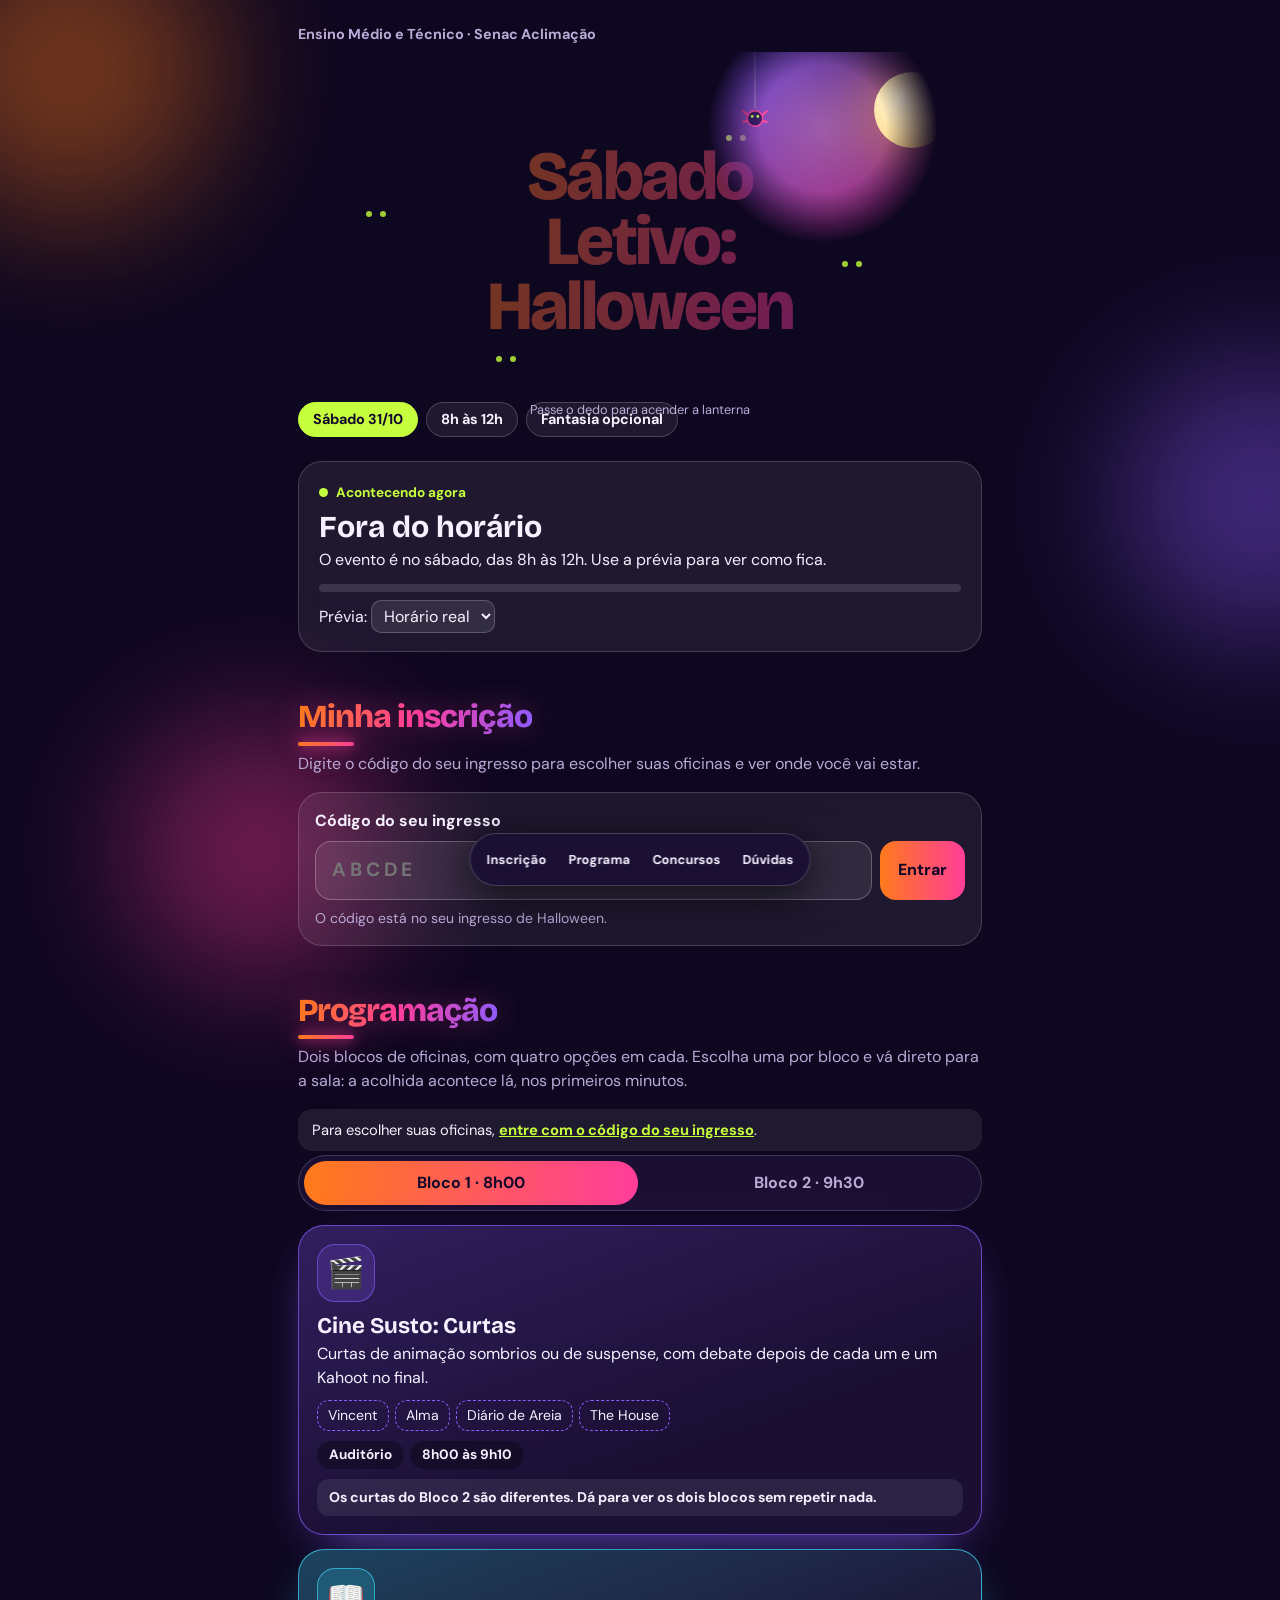
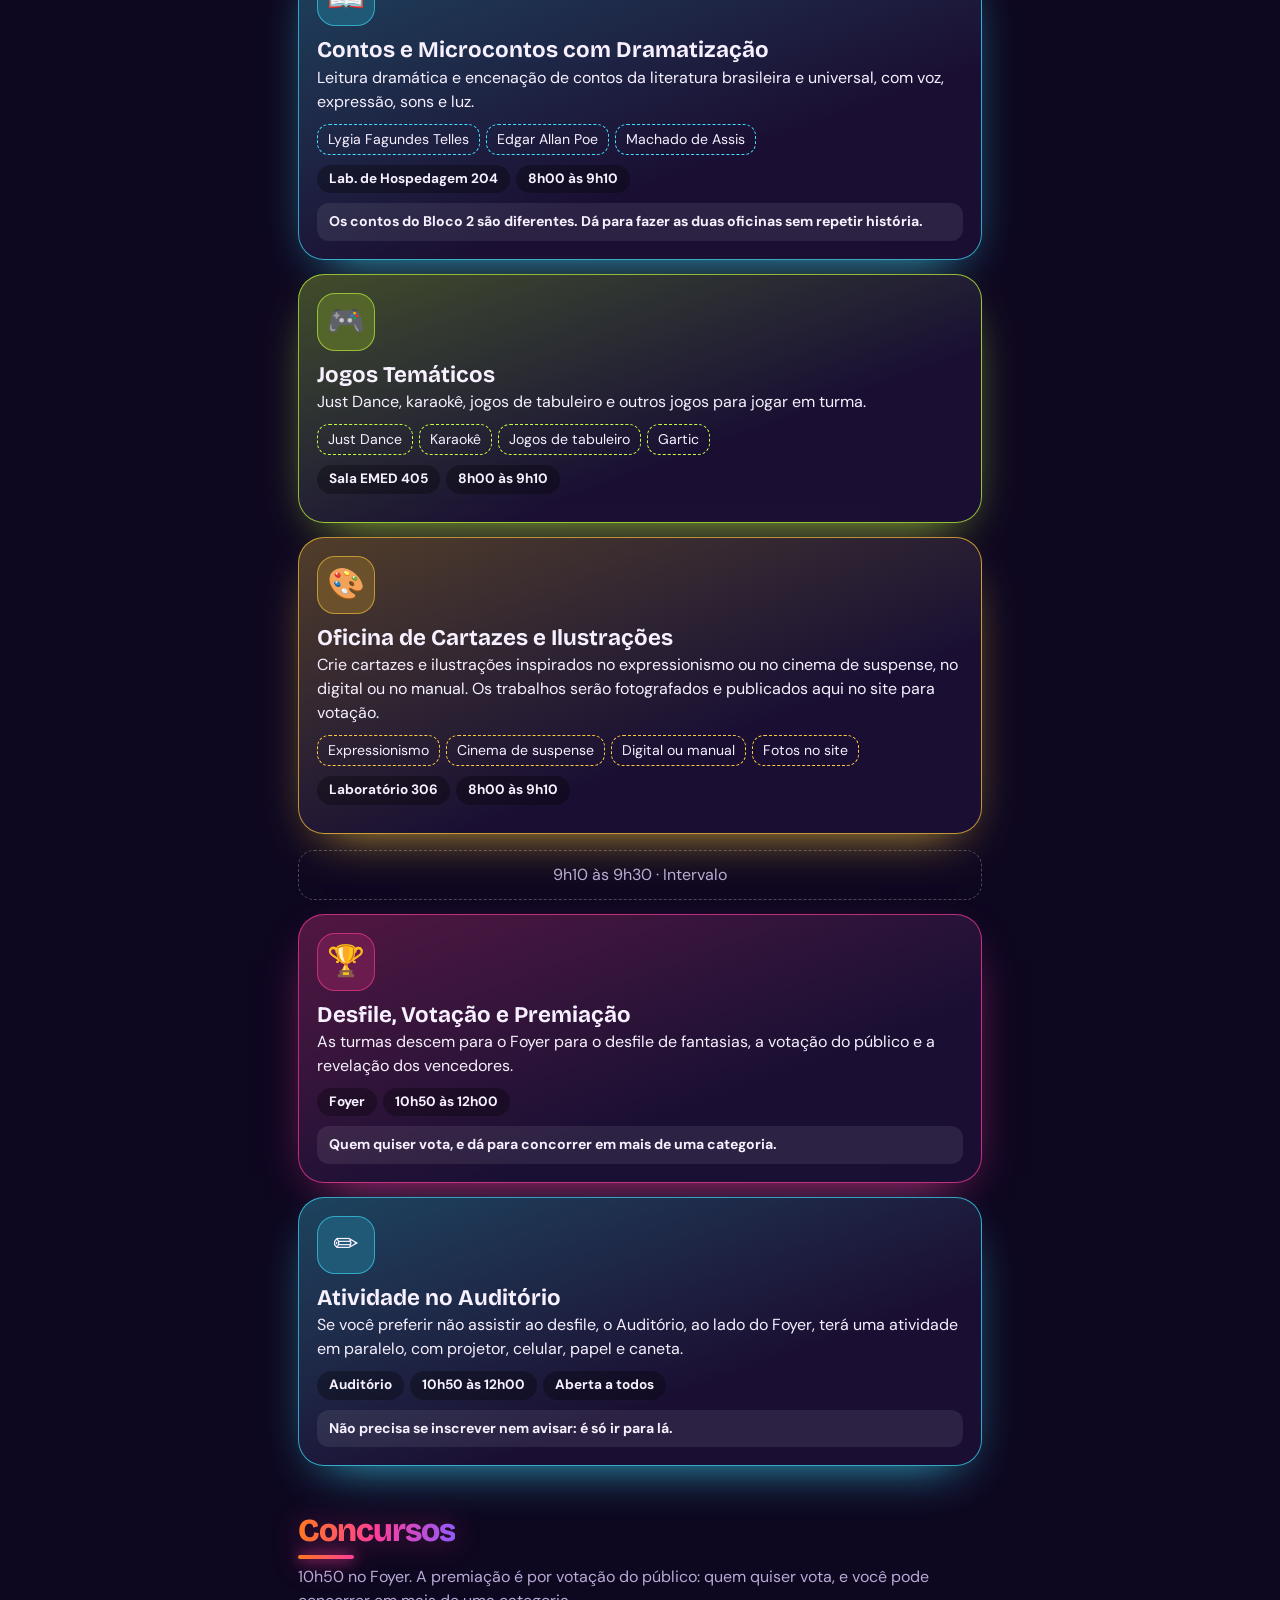
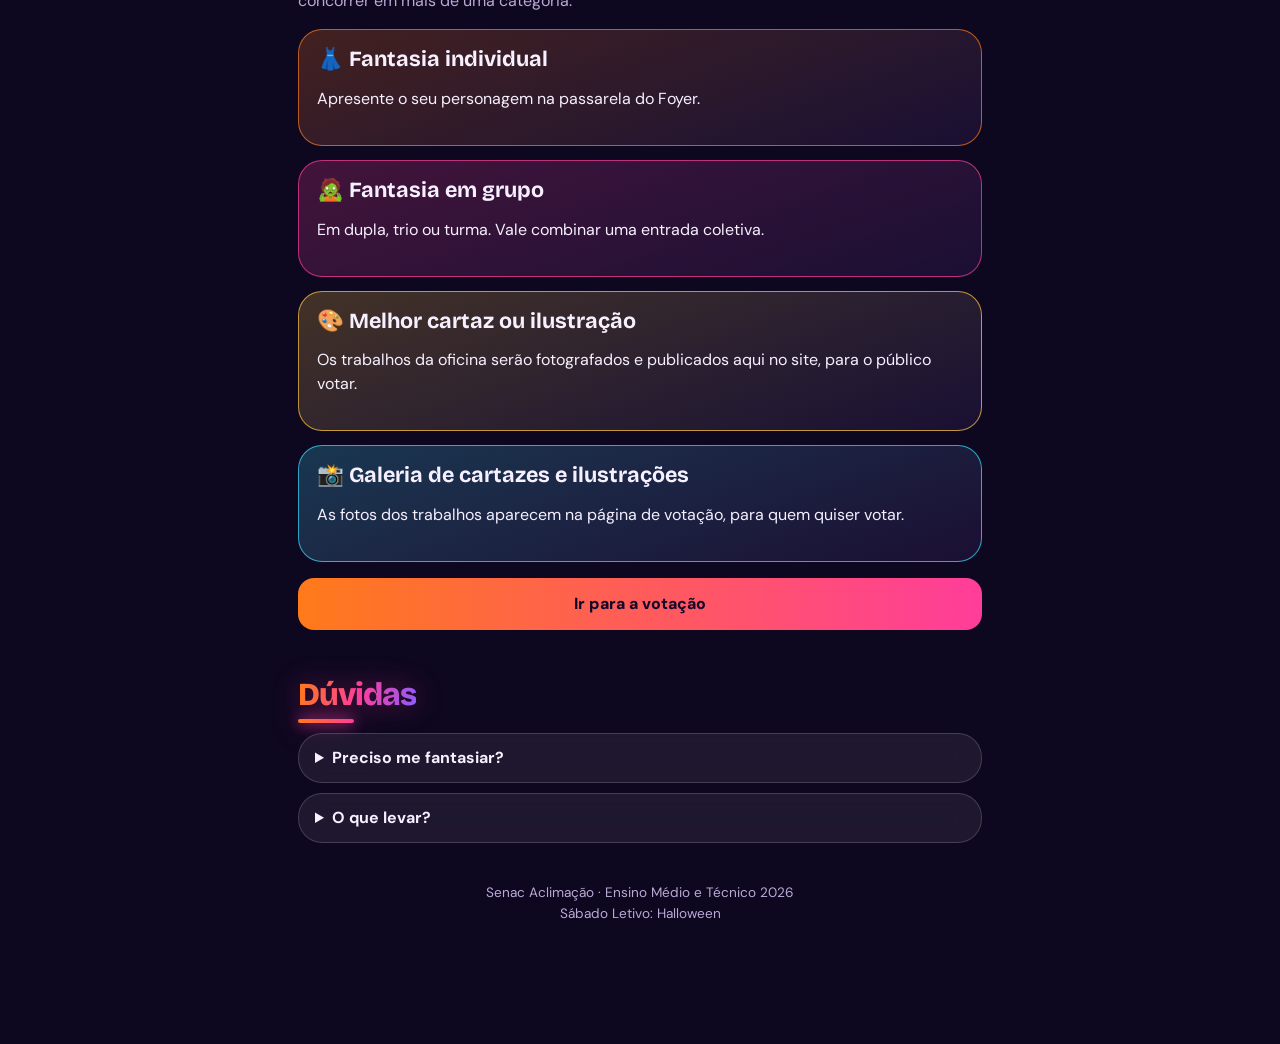
<file: index.html>
<!DOCTYPE html>
<html lang="pt-BR">
<head>
<meta charset="utf-8">
<meta name="viewport" content="width=device-width, initial-scale=1, viewport-fit=cover">
<title>Sábado Letivo: Halloween · Senac Aclimação</title>
<link rel="preconnect" href="https://fonts.googleapis.com">
<link href="https://fonts.googleapis.com/css2?family=Bricolage+Grotesque:opsz,wght@12..96,500;12..96,800&family=DM+Sans:wght@400;500;700&display=swap" rel="stylesheet">
<style>
:root{--bg:#0e0720;--card:#ffffff12;--tx:#f6f0ff;--mut:#b9aad6;--lar:#ff7a1a;--rosa:#ff3d9a;--rox:#8b5cff;--lima:#c6ff3d;--cia:#3de0ff;
color-scheme:dark;box-sizing:border-box;padding-top:env(safe-area-inset-top,0px);padding-bottom:env(safe-area-inset-bottom,0px)}
*,*::before,*::after{box-sizing:inherit}
html{scroll-behavior:smooth}
body{margin:0;background:var(--bg);color:var(--tx);font:400 16px/1.5 "DM Sans",system-ui,sans-serif;overflow-x:hidden}
h1,h2,h3{font-family:"Bricolage Grotesque","DM Sans",sans-serif;margin:0;line-height:1.05}
.blob{position:fixed;border-radius:50%;filter:blur(70px);opacity:.42;z-index:0;pointer-events:none;animation:drift 14s ease-in-out infinite alternate}
.b1{width:300px;height:300px;background:var(--lar);top:-80px;left:-80px}.b2{width:280px;height:280px;background:var(--rox);top:40%;right:-120px;animation-delay:-5s}.b3{width:260px;height:260px;background:var(--rosa);bottom:-80px;left:10%;animation-delay:-9s}
@keyframes drift{to{transform:translate(50px,40px) scale(1.2)}}
main{position:relative;z-index:1;max-width:720px;margin:0 auto;padding:18px 18px 110px}
.lamp{position:relative;height:380px;margin:6px -18px 0;overflow:hidden;isolation:isolate;touch-action:none;cursor:crosshair;--x:50%;--y:50%}
.lamp .dim{position:absolute;inset:0;display:grid;place-items:center;text-align:center;opacity:.42}
.hero .lamp h1,.ttl{margin:0;font-weight:800;font-size:clamp(2.4rem,12vw,4.3rem);letter-spacing:-.04em;line-height:.95;background:linear-gradient(100deg,var(--lar),var(--rosa),var(--rox),var(--lar));background-size:300% 100%;-webkit-background-clip:text;background-clip:text;color:transparent;animation:flow 8s linear infinite}
.eyes i{position:absolute;width:6px;height:6px;border-radius:50%;background:var(--lima);box-shadow:14px 0 0 var(--lima);animation:bk 5s infinite;opacity:.8}
@keyframes bk{0%,90%,100%{opacity:.8}93%,97%{opacity:0}}
.hid{position:absolute;inset:0;overflow:hidden;background:radial-gradient(circle at 18% 95%,#ff7a1add,transparent 48%),radial-gradient(circle at 88% 75%,#ff3d9add,transparent 48%),radial-gradient(circle at 60% 5%,#8b5cffdd,transparent 52%),linear-gradient(#150a33,#2b1263);-webkit-mask-image:radial-gradient(circle 115px at var(--x) var(--y),#000 0,#000 55%,transparent 100%);mask-image:radial-gradient(circle 115px at var(--x) var(--y),#000 0,#000 55%,transparent 100%)}
.hid>*{position:absolute;pointer-events:none}
.hid .ttl{inset:0;display:grid;place-items:center;text-align:center;z-index:2}
.moon{right:7%;top:20px;width:76px;height:76px;border-radius:50%;background:radial-gradient(circle at 35% 35%,#fff6d6,#ffd98a 70%);box-shadow:0 0 50px 14px #ffb34766}
.bat{fill:#12082a;left:-50px;width:34px;animation:fly 10s linear infinite}
.bat path{transform-origin:center;animation:fl .25s ease-in-out infinite alternate}
.t1{top:30px}.t2{top:310px;animation-delay:-4s;width:26px}.t3{top:70px;animation-delay:-7s;width:28px}
@keyframes fly{to{transform:translateX(110vw)}}@keyframes fl{to{transform:scaleY(.55)}}
.gh{width:50px;filter:drop-shadow(0 0 10px #fffa);animation:bob 5s ease-in-out infinite}
.g1{left:6%;top:26px}.g2{left:40%;bottom:74px;width:38px;animation-delay:-2.5s}
@keyframes bob{0%,100%{transform:translate(0,0) rotate(-3deg)}50%{transform:translate(10px,-12px) rotate(4deg)}}
.sp{left:64%;top:0;width:28px;transform-origin:50% 0;animation:sw 3.5s ease-in-out infinite}
@keyframes sw{0%,100%{transform:rotate(-8deg)}50%{transform:rotate(8deg)}}
.gr{left:-5%;right:-5%;bottom:0;height:46px;background:var(--bg);border-radius:50% 50% 0 0/100% 100% 0 0}
.tb{bottom:34px;width:20px;height:28px;background:var(--bg);border-radius:10px 10px 0 0}
.pump{right:6%;bottom:26px;width:66px}
.pump .gl{animation:fk 1.8s infinite}
@keyframes fk{0%,100%{opacity:1}30%{opacity:.55}55%{opacity:.9}75%{opacity:.4}}
.beam{position:absolute;inset:0;z-index:3;pointer-events:none;mix-blend-mode:screen;background:radial-gradient(circle 135px at var(--x) var(--y),rgba(255,214,140,.22),transparent 70%)}
.hint{position:absolute;bottom:12px;left:0;right:0;text-align:center;font-size:.8rem;color:var(--mut);z-index:4;pointer-events:none;transition:opacity .5s}
.lamp.used .hint{opacity:0}
.hero .tags{position:relative;z-index:5;margin-top:-30px}
@keyframes flow{to{background-position:300% 0}}
.top{font-weight:700;color:var(--mut);font-size:.9rem;margin-top:16px}
.tags{display:flex;gap:8px;flex-wrap:wrap}
.tag{padding:6px 14px;border-radius:99px;background:var(--card);border:1px solid #ffffff30;font-weight:700;font-size:.9rem}
.tag.hot{background:var(--lima);color:#12082a;border-color:var(--lima)}
.glass{background:var(--card);border:1px solid #ffffff2a;border-radius:24px;backdrop-filter:blur(14px);-webkit-backdrop-filter:blur(14px)}
.now{margin-top:24px;padding:18px 20px}
.lbl{display:inline-flex;align-items:center;gap:8px;font-weight:700;font-size:.85rem;color:var(--lima)}
.lbl::before{content:"";width:9px;height:9px;border-radius:50%;background:var(--lima);animation:pulse 1.4s infinite}
@keyframes pulse{50%{opacity:.25;transform:scale(1.6)}}
.now h3{font-size:1.9rem;margin:8px 0 4px}
.bar{height:8px;border-radius:9px;background:#ffffff20;margin:12px 0 8px;overflow:hidden}
.bar i{display:block;height:100%;background:linear-gradient(90deg,var(--lar),var(--rosa));border-radius:9px;transition:width .6s}
select{font:inherit;background:#ffffff18;color:var(--tx);border:1px solid #ffffff35;border-radius:10px;padding:4px 8px}option{color:#111}
section{padding-top:48px}
h2{font-size:2.3rem;font-weight:800;letter-spacing:-.03em;display:inline-block;background:linear-gradient(100deg,var(--lar),var(--rosa),var(--rox));-webkit-background-clip:text;background-clip:text;color:transparent;filter:drop-shadow(0 0 14px #ff3d9a55)}
h2::after{content:"";display:block;height:4px;width:56px;margin-top:8px;border-radius:9px;background:linear-gradient(90deg,var(--lar),var(--rosa));box-shadow:0 0 14px var(--rosa)}
.sub{color:var(--mut);margin:6px 0 16px}
.seg{display:flex;padding:5px;gap:4px;border-radius:99px;background:#1a0f33;border:1px solid #ffffff2a}
.seg button{flex:1;font:inherit;font-weight:700;color:var(--mut);background:none;border:0;border-radius:99px;padding:10px 6px;cursor:pointer}
.seg button[aria-selected=true]{background:linear-gradient(90deg,var(--lar),var(--rosa));color:#12082a}
.card{--c:var(--lar);position:relative;margin-top:16px;padding:20px;border-radius:26px;background:linear-gradient(160deg,color-mix(in srgb,var(--c) 28%,#0e0720),#1a0f33 65%);border:1.5px solid color-mix(in srgb,var(--c) 70%,transparent);box-shadow:0 18px 50px -26px var(--c);overflow:hidden}
.card .big{display:grid;place-items:center;width:58px;height:58px;border-radius:18px;background:color-mix(in srgb,var(--c) 38%,#0e0720);border:1.5px solid color-mix(in srgb,var(--c) 60%,transparent);font-size:1.9rem;line-height:1;margin-bottom:12px;transition:transform .3s}
.card:hover .big{transform:rotate(-10deg) scale(1.1)}
.card h3{font-size:1.6rem;margin-bottom:6px}
.card p{margin:6px 0}
.meta{display:flex;flex-wrap:wrap;gap:6px;margin:12px 0}
.meta span{background:#00000050;border-radius:99px;padding:4px 12px;font-size:.85rem;font-weight:700}
.items{display:flex;flex-wrap:wrap;gap:6px;margin:10px 0}
.items span{border:1px dashed var(--c);border-radius:12px;padding:4px 10px;font-size:.88rem}
.note{margin:10px 0 0;padding:8px 12px;border-radius:12px;background:#ffffff14;font-size:.88rem;font-weight:700}
.pick{font:inherit;font-weight:800;width:100%;margin-top:8px;padding:12px;border-radius:16px;border:2px solid var(--c);background:transparent;color:var(--tx);cursor:pointer}
.pick[aria-pressed=true]{background:var(--c);color:#12082a}
.break{margin-top:16px;padding:12px 18px;text-align:center;color:var(--mut);border-radius:16px;border:1px dashed #ffffff40}
.cont{--c:var(--rosa);margin-top:14px;padding:18px;border-radius:24px;border:1.5px solid color-mix(in srgb,var(--c) 70%,transparent);background:linear-gradient(160deg,color-mix(in srgb,var(--c) 22%,#0e0720),#1a0f33)}
.cont h3{font-size:1.35rem;margin-bottom:6px}
.go{display:block;text-align:center;text-decoration:none;font-weight:800;padding:14px;border-radius:16px;background:linear-gradient(90deg,var(--lar),var(--rosa));color:#12082a;margin-top:16px}
.pass{margin-top:14px;padding:20px;border-radius:26px;background:linear-gradient(120deg,var(--lar),var(--rosa));color:#12082a}
.pass h3{font-size:1.5rem}.pass p{margin:6px 0;font-weight:700}
nav{position:fixed;left:50%;transform:translateX(-50%);bottom:calc(14px + env(safe-area-inset-bottom,0px));z-index:9;display:flex;gap:2px;padding:6px;border-radius:99px;background:#1a0f33ee;backdrop-filter:blur(14px);border:1px solid #ffffff30;box-shadow:0 10px 40px #000a}
nav a{color:var(--tx);text-decoration:none;font-weight:700;font-size:.8rem;padding:10px 10px;border-radius:99px}
details{margin-top:10px;padding:12px 16px}summary{cursor:pointer;font-weight:700}
details p{margin:8px 0 0}details ul{margin:8px 0 0;padding-left:20px}details li{margin:6px 0}
footer{text-align:center;color:var(--mut);padding:40px 0 10px;font-size:.85rem}
button:focus-visible,select:focus-visible,summary:focus-visible,a:focus-visible{outline:3px solid #fff;outline-offset:2px}
@media(prefers-reduced-motion:reduce){*{animation:none!important;transition:none!important}html{scroll-behavior:auto}}
</style>
<link rel="stylesheet" href="shared.css">
</head>
<body>
<div class="blob b1"></div><div class="blob b2"></div><div class="blob b3"></div>
<svg width="0" height="0" style="position:absolute" aria-hidden="true"><defs>
<symbol id="gh" viewBox="0 0 60 70"><path fill="#fff" d="M30 4C16 4 8 15 8 30v34l8-6 7 6 7-6 7 6 7-6 8 6V30C52 15 44 4 30 4z"/><path fill="#fff" d="M9 38q-8 2-6 10 3-3 8-4zM51 38q8 2 6 10-3-3-8-4z"/><ellipse cx="22" cy="29" rx="4" ry="5" fill="#12082a"/><ellipse cx="38" cy="29" rx="4" ry="5" fill="#12082a"/><circle cx="16" cy="38" r="4" fill="#ff8fc1" opacity=".7"/><circle cx="44" cy="38" r="4" fill="#ff8fc1" opacity=".7"/><path d="M26 40q4 6 8 0z" fill="#12082a"/></symbol>
<symbol id="bt" viewBox="0 0 60 30"><path d="M30 8c-3-5-8-6-14-4 4 2 4 5 3 8-4-2-9-2-15 2 7 0 10 3 12 8 3-4 6-5 9-5 3 0 6 1 9 5 2-5 5-8 12-8-6-4-11-4-15-2-1-3-1-6 3-8-6-2-11-1-14 4z"/></symbol></defs></svg>
<main>
<header class="hero">
<div class="top">Ensino Médio e Técnico · Senac Aclimação</div>
<div class="lamp" id="lamp">
<div class="dim"><h1>Sábado<br>Letivo:<br>Halloween</h1></div>
<div class="eyes" aria-hidden="true"><i style="left:12%;top:42%"></i><i style="left:78%;top:55%;animation-delay:-2s"></i><i style="left:30%;top:80%;animation-delay:-3s"></i><i style="left:62%;top:22%;animation-delay:-1s"></i></div>
<div class="hid" aria-hidden="true"><div class="moon"></div>
<svg class="bat t1" viewBox="0 0 60 30"><use href="#bt"/></svg><svg class="bat t2" viewBox="0 0 60 30"><use href="#bt"/></svg><svg class="bat t3" viewBox="0 0 60 30"><use href="#bt"/></svg>
<svg class="gh g1" viewBox="0 0 60 70"><use href="#gh"/></svg><svg class="gh g2" viewBox="0 0 60 70"><use href="#gh"/></svg>
<svg class="sp" viewBox="0 0 40 120"><line x1="20" y1="0" x2="20" y2="80" stroke="#ffffff88"/><g stroke="#ff3d9a" stroke-width="3" fill="none"><path d="M12 92l-10-8M12 98l-10 2M28 92l10-8M28 98l10 2"/></g><circle cx="20" cy="95" r="11" fill="#2b1263" stroke="#ff3d9a" stroke-width="2"/><circle cx="16" cy="92" r="2" fill="#c6ff3d"/><circle cx="24" cy="92" r="2" fill="#c6ff3d"/></svg>
<div class="gr"></div><div class="tb" style="left:22%"></div><div class="tb" style="left:30%;height:20px"></div>
<svg class="pump" viewBox="0 0 80 70"><ellipse cx="40" cy="44" rx="34" ry="24" fill="#e8620c"/><ellipse cx="26" cy="44" rx="14" ry="24" fill="#ff7a1a"/><ellipse cx="54" cy="44" rx="14" ry="24" fill="#ff7a1a"/><ellipse cx="40" cy="44" rx="10" ry="24" fill="#ff9340"/><rect x="36" y="9" width="8" height="14" rx="3" fill="#4fae2c"/><g class="gl"><path d="M24 40l10-5-2 11zM56 40l-10-5 2 11zM26 52q14 12 28 0l-5-3-4 5-5-5-5 5-4-5z" fill="#ffd54a"/></g></svg>
<div class="ttl">Sábado<br>Letivo:<br>Halloween</div></div>
<div class="beam"></div>
<div class="hint">Passe o dedo para acender a lanterna</div>
</div>

<div class="tags"><span class="tag hot">Sábado 31/10</span><span class="tag">8h às 12h</span><span class="tag">Fantasia opcional</span></div>
<div class="now glass" aria-live="polite" id="agora"></div>
</header>

<section id="inscricao">
<h2>Minha inscrição</h2>
<p class="sub">Digite o código do seu ingresso para escolher suas oficinas e ver onde você vai estar.</p>
<div id="ins"></div>
</section>

<section id="programa">
<h2>Programação</h2>
<p class="sub">Dois blocos de oficinas, com quatro opções em cada. Escolha uma por bloco e vá direto para a sala: a acolhida acontece lá, nos primeiros minutos.</p>
<div id="progwho"></div>
<div class="seg" role="tablist" aria-label="Blocos"><button role="tab" data-b="1" aria-selected="true">Bloco 1 · 8h00</button><button role="tab" data-b="2" aria-selected="false">Bloco 2 · 9h30</button></div>
<div id="lista"></div>
<div class="card" style="--c:#ff3d9a">
<div class="big" aria-hidden="true">🏆</div>
<h3>Desfile, Votação e Premiação</h3>
<p>As turmas descem para o Foyer para o desfile de fantasias, a votação do público e a revelação dos vencedores.</p>
<div class="meta"><span>Foyer</span><span>10h50 às 12h00</span></div>
<div class="note">Quem quiser vota, e dá para concorrer em mais de uma categoria.</div>
</div>
<div class="card" style="--c:#3de0ff">
<div class="big" aria-hidden="true">✏️</div>
<h3>Atividade no Auditório</h3>
<p>Se você preferir não assistir ao desfile, o Auditório, ao lado do Foyer, terá uma atividade em paralelo, com projetor, celular, papel e caneta.</p>
<div class="meta"><span>Auditório</span><span>10h50 às 12h00</span><span>Aberta a todos</span></div>
<div class="note">Não precisa se inscrever nem avisar: é só ir para lá.</div>
</div>
</section>

<section id="concursos">
<h2>Concursos</h2>
<p class="sub">10h50 no Foyer. A premiação é por votação do público: quem quiser vota, e você pode concorrer em mais de uma categoria.</p>
<div class="cont" style="--c:#ff7a1a"><h3>👗 Fantasia individual</h3><p>Apresente o seu personagem na passarela do Foyer.</p></div>
<div class="cont" style="--c:#ff3d9a"><h3>🧟 Fantasia em grupo</h3><p>Em dupla, trio ou turma. Vale combinar uma entrada coletiva.</p></div>
<div class="cont" style="--c:#ffc93c"><h3>🎨 Melhor cartaz ou ilustração</h3><p>Os trabalhos da oficina serão fotografados e publicados aqui no site, para o público votar.</p></div>
<div class="cont" style="--c:#3de0ff"><h3>📸 Galeria de cartazes e ilustrações</h3><p>As fotos dos trabalhos aparecem na página de votação, para quem quiser votar.</p></div>
<a class="go" href="votacao.html">Ir para a votação</a>
</section>

<section id="passe">
<h2>Dúvidas</h2>
<details class="glass"><summary>Preciso me fantasiar?</summary>
<p>Não. A fantasia é opcional e dá para participar de tudo sem ela. Se for se fantasiar, é só seguir o combinado abaixo.</p>
<p><b>O que não pode</b></p>
<ul>
<li><b>Nada cortante ou pontiagudo.</b> Nada de facas, tesouras, espadas ou machados de verdade. Os acessórios podem ser de papelão, espuma ou plástico mole.</li>
<li><b>Sem armas realistas.</b> Nem réplicas que pareçam de verdade, mesmo de brinquedo.</li>
<li><b>Nada de fogo.</b> Sem velas, tochas, fogos de artifício ou materiais inflamáveis.</li>
<li><b>Respeito em primeiro lugar.</b> Fantasias que ofendam pessoas, culturas, religiões ou tragédias reais, ou que usem símbolos de ódio, não serão aceitas.</li>
</ul>
<p><b>Dicas para aproveitar melhor</b></p>
<ul>
<li>Máscaras e capuzes: escolha os que deixam você enxergar e respirar bem.</li>
<li>Você vai andar e usar escada: cuidado com barras que arrastam e com calçados soltos.</li>
<li>Maquiagem: prefira produtos próprios para a pele e teste antes se tiver pele sensível. Evite tinta comum e cola forte.</li>
<li>Sangue falso, glitter e confete: pode usar com moderação. Só evite o que suja o chão ou mancha os outros.</li>
<li>Escolha algo confortável para a manhã toda. Não precisa gastar: uma fantasia feita com o que você tem em casa funciona muito bem.</li>
</ul>
<p>Na dúvida, é só perguntar a um professor antes do desfile.</p>
</details>
<details class="glass"><summary>O que levar?</summary>
<ul>
<li>Fantasia (opcional)</li>
<li>Garrafa de água</li>
<li>Lanche</li>
<li>Celular carregado, para a votação</li>
</ul>
</details>
</section>
<footer>Senac Aclimação · Ensino Médio e Técnico 2026<br>Sábado Letivo: Halloween</footer>
</main>
<nav aria-label="Seções"><a href="#inscricao">Inscrição</a><a href="#programa">Programa</a><a href="#concursos">Concursos</a><a href="#passe">Dúvidas</a></nav>

<script>
var A=[
{id:1,b:1,t:"8h00 às 9h10",n:"Cine Susto: Curtas",e:"🎬",c:"#8b5cff",l:"Auditório",d:"Curtas de animação sombrios ou de suspense, com debate depois de cada um e um Kahoot no final.",i:["Vincent","Alma","Diário de Areia","The House"],o:"Os curtas do Bloco 2 são diferentes. Dá para ver os dois blocos sem repetir nada."},
{id:2,b:1,t:"8h00 às 9h10",n:"Contos e Microcontos com Dramatização",e:"📖",c:"#3de0ff",l:"Lab. de Hospedagem 204",d:"Leitura dramática e encenação de contos da literatura brasileira e universal, com voz, expressão, sons e luz.",i:["Lygia Fagundes Telles","Edgar Allan Poe","Machado de Assis"],o:"Os contos do Bloco 2 são diferentes. Dá para fazer as duas oficinas sem repetir história."},
{id:3,b:1,t:"8h00 às 9h10",n:"Jogos Temáticos",e:"🎮",c:"#c6ff3d",l:"Sala EMED 405",d:"Just Dance, karaokê, jogos de tabuleiro e outros jogos para jogar em turma.",i:["Just Dance","Karaokê","Jogos de tabuleiro","Gartic"]},
{id:4,b:1,t:"8h00 às 9h10",n:"Oficina de Cartazes e Ilustrações",e:"🎨",c:"#ffc93c",l:"Laboratório 306",d:"Crie cartazes e ilustrações inspirados no expressionismo ou no cinema de suspense, no digital ou no manual. Os trabalhos serão fotografados e publicados aqui no site para votação.",i:["Expressionismo","Cinema de suspense","Digital ou manual","Fotos no site"]},
{id:5,b:2,t:"9h30 às 10h40",n:"Cine Susto: Curtas 2",e:"📽️",c:"#8b5cff",l:"Auditório",d:"Outra seleção de curtas de animação, com debate depois de cada um.",i:["Seleção nova","Debate"],o:"Todos os curtas são diferentes dos do Bloco 1."},
{id:6,b:2,t:"9h30 às 10h40",n:"Contos e Microcontos 2",e:"🕯️",c:"#3de0ff",l:"Lab. de Hospedagem 204",d:"Outros contos para ler e encenar, com leitura dramática, sons e luz.",i:["Shirley Jackson","Bernardo Guimarães","Leitura dramática"],o:"Os contos são diferentes dos do Bloco 1."},
{id:7,b:2,t:"9h30 às 10h40",n:"Jogos Temáticos 2",e:"🎲",c:"#c6ff3d",l:"Sala EMED 405",d:"Nova rodada, com outros jogos e desafios para jogar em turma.",i:["Just Dance","Karaokê","Jogos de tabuleiro"]},
{id:8,b:2,t:"9h30 às 10h40",n:"Oficina Backstage",e:"🎭",c:"#ff7a1a",l:"Laboratório de Beleza 303",d:"Para quem vai concorrer no desfile: vista a fantasia, faça a maquiagem e ensaie a entrada.",i:["Fantasia","Maquiagem","Ensaio"]}
];
var cur=1,pick={1:0,2:0};
try{pick=JSON.parse(localStorage.getItem("hw5")||"")||pick}catch(e){}
function save(){try{localStorage.setItem("hw5",JSON.stringify(pick))}catch(e){}}
function list(){var h="";A.filter(function(x){return x.b==cur}).forEach(function(x){
h+='<article class="card" style="--c:'+x.c+'"><div class="big" aria-hidden="true">'+x.e+'</div><h3>'+x.n+'</h3><p>'+x.d+'</p><div class="items">'+x.i.map(function(t){return '<span>'+t+'</span>'}).join("")+'</div><div class="meta"><span>'+x.l+'</span><span>'+x.t+'</span></div>'+(x.o?'<div class="note">'+x.o+'</div>':'')+'<div class="slot" data-of="'+x.id+'" data-bl="'+x.b+'"></div></article>'});
h+='<div class="break">'+(cur==1?"9h10 às 9h30 · Intervalo":"10h40 às 10h50 · Deslocamento para o Foyer")+'</div>';
document.getElementById("lista").innerHTML=h;if(window.insPaint)window.insPaint()}
function now(sim){var m=sim!=null?sim:new Date().getHours()*60+new Date().getMinutes(),t,s,p=0;
if(m<480||m>=720){t="Fora do horário";s="O evento é no sábado, das 8h às 12h. Use a prévia para ver como fica.";}
else if(m<550){t="Bloco 1";s="Acolhida na sala e mãos à obra";p=(m-480)/70*100}
else if(m<570){t="Intervalo";s="Hora do lanche";p=(m-550)/20*100}
else if(m<640){t="Bloco 2";s="Última rodada de oficinas";p=(m-570)/70*100}
else if(m<650){t="Deslocamento";s="Rumo ao Foyer";p=(m-640)/10*100}
else{t="Desfile e votação";s="Desfile no Foyer (ou atividade no Auditório) · premiação até 12h";p=(m-650)/70*100}
var o='<option value="">Horário real</option>';[[490,"8h10"],[520,"8h40"],[560,"9h20"],[600,"10h00"],[645,"10h45"],[680,"11h20"]].forEach(function(q){o+='<option value="'+q[0]+'"'+(sim==q[0]?" selected":"")+'>'+q[1]+'</option>'});
document.getElementById("agora").innerHTML='<span class="lbl">Acontecendo agora</span><h3>'+t+'</h3><div>'+s+'</div><div class="bar"><i style="width:'+Math.min(p,100)+'%"></i></div><label>Prévia: <select id="sim" aria-label="Simular horário">'+o+'</select></label>'}
document.addEventListener("click",function(e){var t=e.target.closest("button");if(!t)return;
if(t.dataset.b){cur=+t.dataset.b;document.querySelectorAll(".seg button").forEach(function(b){b.setAttribute("aria-selected",b==t)});list()}
});
document.addEventListener("change",function(e){if(e.target.id=="sim")now(e.target.value===""?null:+e.target.value)});
list();now(null);
(function(){var d=document.getElementById("lamp"),idle=0,t=0,still=window.matchMedia("(prefers-reduced-motion:reduce)").matches;
function mv(e){var r=d.getBoundingClientRect();d.style.setProperty("--x",(e.clientX-r.left)+"px");d.style.setProperty("--y",(e.clientY-r.top)+"px");idle=Date.now();d.classList.add("used")}
d.addEventListener("pointermove",mv);d.addEventListener("pointerdown",mv);
if(!still)setInterval(function(){if(Date.now()-idle<2500)return;t+=.04;d.style.setProperty("--x",(50+36*Math.sin(t))+"%");d.style.setProperty("--y",(50+30*Math.cos(t*1.3))+"%")},40)})();
</script>
<script src="shared.js"></script>
<script src="inscricao.js"></script>
</body>
</html>
</file>
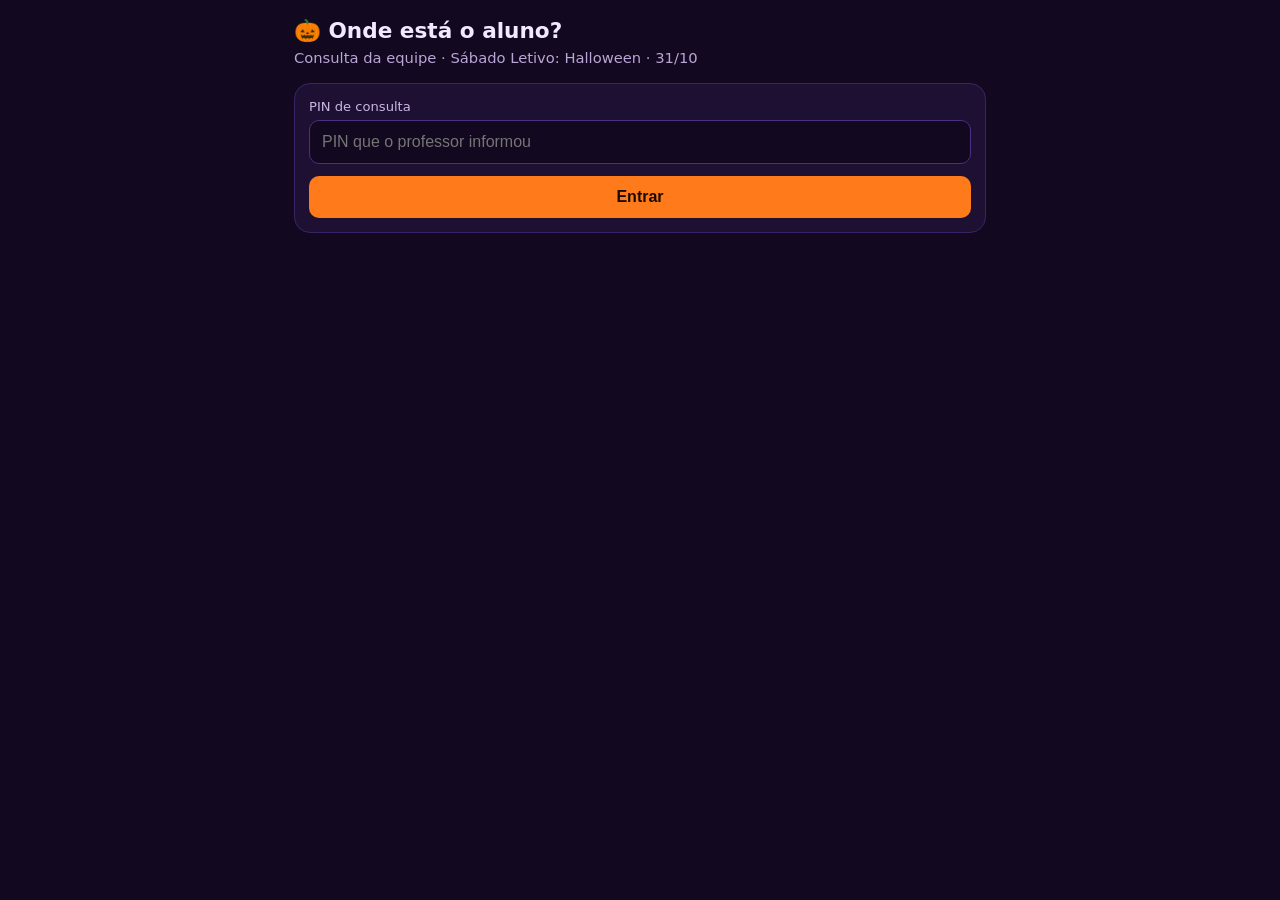
<file: consulta.html>
<!doctype html>
<html lang="pt-BR">
<head>
<meta charset="utf-8">
<meta name="viewport" content="width=device-width,initial-scale=1">
<meta name="robots" content="noindex">
<title>Onde está o aluno? · Consulta da equipe</title>
<style>
  :root{--bg:#12081f;--card:#1d1033;--line:#3a2466;--tx:#f3e9ff;--mut:#b9a6d6;--or:#ff7a1a;--lima:#c6ff3d}
  *{box-sizing:border-box}
  body{margin:0;font-family:system-ui,-apple-system,"Segoe UI",Roboto,sans-serif;background:var(--bg);color:var(--tx);line-height:1.4}
  .wrap{max-width:720px;margin:0 auto;padding:16px 14px 60px}
  h1{font-size:1.35rem;margin:0 0 2px}
  .sub{color:var(--mut);margin:0 0 14px;font-size:.92rem}
  .panel{background:var(--card);border:1px solid var(--line);border-radius:16px;padding:14px;margin-bottom:12px}
  label{display:block;font-size:.82rem;color:#c9b8e6;margin:10px 0 4px}
  label:first-child{margin-top:0}
  input,select{width:100%;padding:12px;border-radius:10px;border:1px solid #4b2f82;background:var(--bg);color:#fff;font-size:1rem}
  input:focus,select:focus{outline:2px solid var(--or);outline-offset:1px}
  .row{display:flex;gap:10px;flex-wrap:wrap}
  .row>div{flex:1;min-width:140px}
  button{padding:12px 16px;border:0;border-radius:10px;background:var(--or);color:#1a0b00;font-weight:800;font-size:1rem;cursor:pointer}
  button.ghost{background:#2c1850;color:var(--tx)}
  button:disabled{opacity:.5;cursor:default}
  .msg{padding:10px 12px;border-radius:10px;background:#2c1850;margin-top:10px}
  .msg.err{background:#4a1220;color:#ffc9d2}
  .bar{display:flex;justify-content:space-between;align-items:center;gap:10px;margin:4px 2px 10px;color:var(--mut);font-size:.88rem}
  .al{background:var(--card);border:1px solid var(--line);border-radius:14px;padding:12px 14px;margin-bottom:8px}
  .al .top{display:flex;justify-content:space-between;align-items:center;gap:8px;margin-bottom:6px}
  .al .nm{font-weight:800;font-size:1.05rem}
  .tm{padding:2px 10px;border-radius:99px;background:var(--or);color:#2a1000;font-weight:800;font-size:.8rem;white-space:nowrap}
  .bl{display:flex;gap:8px;align-items:flex-start;font-size:.93rem;margin-top:3px}
  .bl .h{flex:0 0 74px;color:var(--mut);font-size:.82rem;padding-top:1px}
  .bl small{color:var(--mut)}
  .dot{display:inline-block;width:9px;height:9px;border-radius:50%;margin-right:6px}
  .sem{color:#ff8fc1;font-weight:700}
  .nv{background:#3a1030;border-color:#7a2a66}
  .nv .tag{display:inline-block;padding:2px 10px;border-radius:99px;background:#ff3d9a;color:#12082a;font-weight:800;font-size:.8rem}
  .cod{font-family:ui-monospace,Menlo,Consolas,monospace;font-weight:800;letter-spacing:.14em;font-size:1.1rem;color:var(--lima);background:#0e0720;border:1px dashed #6a4aa8;border-radius:8px;padding:2px 10px}
  .vazio{color:var(--mut);text-align:center;padding:24px 0}
  .hide{display:none!important}
</style>
</head>
<body>
<div class="wrap">
  <h1>🎃 Onde está o aluno?</h1>
  <p class="sub">Consulta da equipe · Sábado Letivo: Halloween · 31/10</p>

  <div id="acesso" class="panel">
    <label for="pin">PIN de consulta</label>
    <input id="pin" type="password" inputmode="numeric" autocomplete="off" placeholder="PIN que o professor informou">
    <div class="row" style="margin-top:12px"><div><button id="entrar" style="width:100%">Entrar</button></div></div>
    <div id="msg"></div>
  </div>

  <div id="app" class="hide">
    <div class="panel">
      <label for="q">Buscar por nome ou código</label>
      <input id="q" type="search" autocomplete="off" placeholder="Parte do nome ou o código">
      <div class="row">
        <div><label for="turma">Turma</label><select id="turma"></select></div>
        <div><label for="ofic">Oficina</label><select id="ofic"></select></div>
      </div>
    </div>
    <div class="bar"><span id="cont"></span><span><span id="quando"></span> <button class="ghost" id="atual" style="padding:6px 12px;font-size:.85rem">Atualizar</button></span></div>
    <div id="lista"></div>
  </div>
</div>

<script src="shared.js"></script>
<script>
(function () {
  var $ = function (id) { return document.getElementById(id); };
  var D = null, pin = "";
  var HORA = { 1: "8h00", 2: "9h30" };
  var CORES = ["#00AEEF", "#EC008C", "#00A651", "#F7941D"];

  function norm(s) { return String(s).normalize("NFD").replace(/[̀-ͯ]/g, "").toLowerCase(); }
  function cor(id) { return CORES[(Number(id) - 1) % 4]; }
  function aviso(t) { $("msg").innerHTML = t ? '<div class="msg err">' + esc(t) + "</div>" : ""; }
  function guardar(v) { try { if (v) sessionStorage.setItem("hw_pin_consulta", v); else sessionStorage.removeItem("hw_pin_consulta"); } catch (e) {} }
  function lembrado() { try { return sessionStorage.getItem("hw_pin_consulta") || ""; } catch (e) { return ""; } }

  var M = {};
  function celula(id) {
    if (id === "" || !M[id]) return '<span class="sem">ainda sem oficina</span>';
    return '<span class="dot" style="background:' + cor(id) + '"></span><b>' + esc(M[id].nome) + "</b> <small>· " + esc(M[id].sala) + "</small>";
  }

  function opcoes() {
    var ts = [];
    D.alunos.forEach(function (a) { if (ts.indexOf(a.turma) < 0) ts.push(a.turma); });
    ts.sort(function (a, b) { return a.localeCompare(b, "pt-BR", { numeric: true }); });
    var t0 = $("turma").value, o0 = $("ofic").value;
    $("turma").innerHTML = '<option value="">Todas as turmas</option>' + ts.map(function (t) { return '<option value="' + esc(t) + '">' + esc(t) + "</option>"; }).join("");
    $("ofic").innerHTML = '<option value="">Todas as oficinas</option>' + D.oficinas.slice().sort(function (a, b) { return a.bloco - b.bloco || a.id - b.id; })
      .map(function (o) { return '<option value="' + o.id + '">Bloco ' + o.bloco + " · " + esc(o.nome) + "</option>"; }).join("");
    $("turma").value = t0; $("ofic").value = o0;
  }

  function mostrar() {
    var q = norm($("q").value.trim()), t = $("turma").value, o = $("ofic").value;
    var lista = D.alunos.filter(function (a) {
      if (t && a.turma !== t) return false;
      if (q && norm(a.nome).indexOf(q) < 0 && norm(a.cod).indexOf(q) < 0) return false;
      if (o && String(a.b1) !== o && String(a.b2) !== o) return false;
      return true;
    }).sort(function (a, b) { return norm(a.nome).localeCompare(norm(b.nome)); });
    $("cont").textContent = lista.length + " de " + D.alunos.length + " aluno(s)";
    if (!lista.length) { $("lista").innerHTML = '<div class="vazio">Ninguém encontrado com esse filtro.</div>'; return; }
    $("lista").innerHTML = lista.map(function (a) {
      if (a.nv) return '<div class="al nv"><div class="top"><span class="nm">' + esc(a.nome) + '</span><span class="tm">' + esc(a.turma) + "</span></div>" +
        '<div class="bl"><span class="h">Código</span><span class="cod">' + esc(a.cod) + "</span></div>" +
        '<span class="tag">Avisou que não vem</span></div>';
      return '<div class="al"><div class="top"><span class="nm">' + esc(a.nome) + '</span><span class="tm">' + esc(a.turma) + "</span></div>" +
        '<div class="bl"><span class="h">Código</span><span class="cod">' + esc(a.cod) + "</span></div>" +
        '<div class="bl"><span class="h">Bloco 1 · ' + HORA[1] + "</span><span>" + celula(a.b1) + "</span></div>" +
        '<div class="bl"><span class="h">Bloco 2 · ' + HORA[2] + "</span><span>" + celula(a.b2) + "</span></div>" +
        '<div class="bl"><span class="h">10h50</span><span>Foyer (desfile) ou Auditório</span></div></div>';
    }).join("");
  }

  function carregar(silencioso) {
    if (!silencioso) aviso("");
    $("entrar").disabled = true; $("atual").disabled = true;
    api("consulta", { pin: pin }).then(function (j) {
      $("entrar").disabled = false; $("atual").disabled = false;
      if (j.erro) {
        guardar(""); aviso(j.erro); $("acesso").classList.remove("hide"); $("app").classList.add("hide"); return;
      }
      D = j; M = {}; j.oficinas.forEach(function (o) { M[o.id] = o; });
      guardar(pin);
      $("acesso").classList.add("hide"); $("app").classList.remove("hide");
      opcoes(); mostrar();
      $("quando").textContent = "atualizado às " + j.quando;
    }).catch(function () {
      $("entrar").disabled = false; $("atual").disabled = false;
      if (D) $("quando").textContent = "sem conexão: dados de " + D.quando;
      else aviso("Sem conexão com a planilha. Tente de novo.");
    });
  }

  function entrar() {
    pin = $("pin").value.trim();
    if (!pin) { aviso("Digite o PIN."); return; }
    carregar(false);
  }

  $("entrar").addEventListener("click", entrar);
  $("pin").addEventListener("keydown", function (e) { if (e.key === "Enter") entrar(); });
  $("atual").addEventListener("click", function () { carregar(true); });
  ["q", "turma", "ofic"].forEach(function (id) { $(id).addEventListener(id === "q" ? "input" : "change", function () { if (D) mostrar(); }); });
  document.addEventListener("visibilitychange", function () { if (!document.hidden && D) carregar(true); });

  var p0 = lembrado();
  if (p0) { pin = p0; $("pin").value = p0; carregar(false); }
})();
</script>
</body>
</html>
</file>
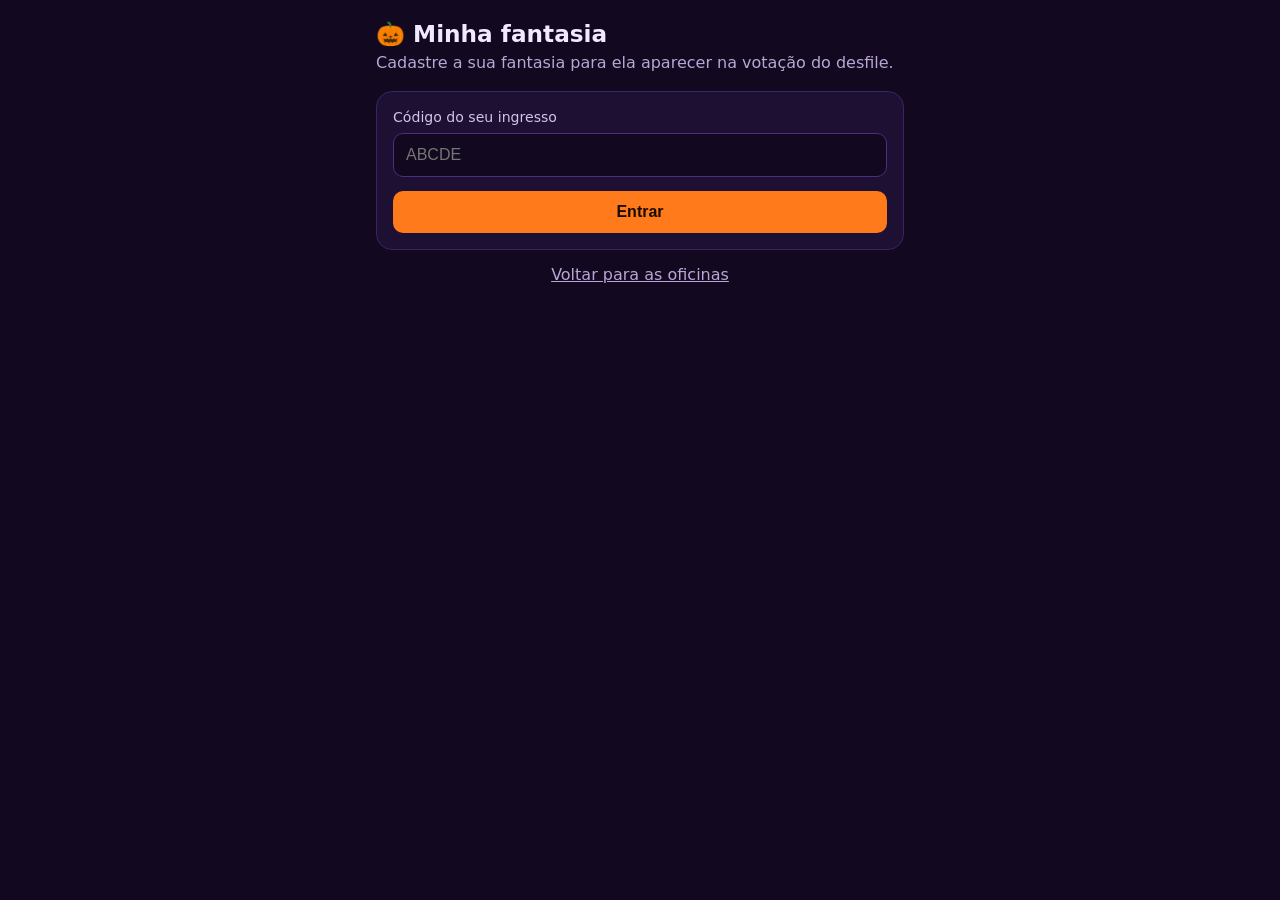
<file: fantasia.html>
<!doctype html>
<html lang="pt-BR">
<head>
<meta charset="utf-8">
<meta name="viewport" content="width=device-width,initial-scale=1">
<title>Minha fantasia</title>
<style>
  :root{--bg:#12081f;--card:#1d1033;--line:#3a2466;--tx:#f3e9ff;--mut:#b9a6d6;--or:#ff7a1a;--ok:#12381f;--okt:#c8f5d4;--er:#4a1220;--ert:#ffc9d2}
  *{box-sizing:border-box}
  body{margin:0;font-family:system-ui,-apple-system,"Segoe UI",Roboto,sans-serif;background:var(--bg);color:var(--tx);line-height:1.4}
  .wrap{max-width:560px;margin:0 auto;padding:18px 16px 48px}
  h1{font-size:1.45rem;margin:0 0 2px}
  h2{font-size:1.1rem;margin:0 0 4px}
  .sub{color:var(--mut);margin:0 0 16px}
  .card{background:var(--card);border:1px solid var(--line);border-radius:16px;padding:16px;margin-bottom:14px}
  label{display:block;font-size:.88rem;color:#d3c3ee;margin:12px 0 5px}
  input{width:100%;padding:12px;border-radius:10px;border:1px solid #4b2f82;background:var(--bg);color:#fff;font-size:1rem}
  input:focus{outline:2px solid var(--or);outline-offset:1px}
  input:disabled{opacity:.55}
  .h{font-size:.82rem;color:var(--mut);margin:6px 0 0}
  .row{display:flex;gap:10px;flex-wrap:wrap;margin-top:14px}
  button{padding:12px 18px;border:0;border-radius:10px;background:var(--or);color:#1a0b00;font-weight:800;font-size:1rem;cursor:pointer;flex:1;min-width:140px}
  button.ghost{background:#2c1850;color:var(--tx);flex:0 0 auto;min-width:0}
  button:disabled{opacity:.5;cursor:default}
  .msg{padding:10px 12px;border-radius:10px;background:#2c1850;margin-top:12px}
  .msg.ok{background:var(--ok);color:var(--okt)}
  .msg.err{background:var(--er);color:var(--ert)}
  .tag{display:inline-block;padding:2px 10px;border-radius:99px;background:var(--or);color:#2a1000;font-weight:800;font-size:.78rem;margin-left:6px;vertical-align:middle}
  .quem{display:flex;justify-content:space-between;align-items:center;gap:10px}
  a.volta{display:block;text-align:center;margin-top:8px;color:var(--mut)}
</style>
</head>
<body>
<div class="wrap">
  <h1>🎃 Minha fantasia</h1>
  <p class="sub">Cadastre a sua fantasia para ela aparecer na votação do desfile.</p>
  <div id="app"></div>
  <a class="volta" href="index.html">Voltar para as oficinas</a>
</div>

<script src="shared.js"></script>
<script>
(function () {
  var app = document.getElementById("app");
  var S = null, msg = "", st = { individual: {}, grupo: {} }, busy = { individual: false, grupo: false };
  var val = { individual: { titulo: "" }, grupo: { titulo: "", nomes: "" } };

  function carregarValores(so) {
    var m = S.meus || {};
    if (!so || so === "individual") val.individual.titulo = m.individual ? m.individual.titulo : "";
    if (!so || so === "grupo") {
      val.grupo.titulo = m.grupo ? m.grupo.titulo : "";
      val.grupo.nomes = m.grupo ? m.grupo.nomes : "";
    }
  }

  function loginForm() {
    return '<div class="card"><label for="cod" style="margin-top:0">Código do seu ingresso</label>' +
      '<input id="cod" maxlength="8" autocomplete="off" autocapitalize="characters" placeholder="ABCDE">' +
      (msg ? '<div class="msg err">' + esc(msg) + "</div>" : "") +
      '<div class="row"><button data-act="entrar">Entrar</button></div></div>';
  }

  function bloco(tipo) {
    var meu = S.meus && S.meus[tipo], v = val[tipo], s = st[tipo] || {};
    var travado = tipo === "individual" ? S.voto_individual : S.voto_grupo;
    var fechado = !S.cadastro || travado || busy[tipo];
    var titulo = tipo === "individual" ? "Fantasia individual" : "Fantasia em grupo";
    var h = '<div class="card" data-t="' + tipo + '"><h2>' + titulo + (meu ? '<span class="tag">cadastrada ✓</span>' : "") + "</h2>";
    if (tipo === "individual") {
      h += '<p class="h">Seu nome aparece como está no ingresso: <b>' + esc(S.nome) + "</b> · turma " + esc(S.turma) + ".</p>" +
        '<label for="f-ind">Qual é a sua fantasia?</label>' +
        '<input id="f-ind" data-f="titulo" maxlength="80" autocomplete="off" placeholder="Ex.: Gru, de Meu Malvado Favorito" value="' + esc(v.titulo) + '"' + (fechado ? " disabled" : "") + ">";
    } else {
      h += '<p class="h">Só uma pessoa do grupo precisa cadastrar.</p>' +
        '<label for="f-gt">Tema ou personagens do grupo</label>' +
        '<input id="f-gt" data-f="titulo" maxlength="80" autocomplete="off" placeholder="Ex.: Os Incríveis" value="' + esc(v.titulo) + '"' + (fechado ? " disabled" : "") + ">" +
        '<label for="f-gn">Integrantes (primeiro nome e inicial do sobrenome)</label>' +
        '<input id="f-gn" data-f="nomes" maxlength="150" autocomplete="off" placeholder="Ex.: Ana C., João H., Bia S." value="' + esc(v.nomes) + '"' + (fechado ? " disabled" : "") + ">";
    }
    if (s.m) h += '<div class="msg ' + (s.t || "") + '">' + esc(s.m) + "</div>";
    if (travado) h += '<div class="msg">A votação desta categoria já abriu. Para mudar, fale com o professor.</div>';
    h += '<div class="row"><button data-act="salvar"' + (fechado ? " disabled" : "") + ">" +
      (busy[tipo] ? "Enviando…" : meu ? "Atualizar" : "Cadastrar fantasia") + "</button>" +
      (meu ? '<button class="ghost" data-act="apagar"' + (fechado ? " disabled" : "") + ">Remover</button>" : "") + "</div></div>";
    return h;
  }

  function render() {
    if (!S) { app.innerHTML = loginForm(); return; }
    var h = '<div class="card quem"><div><b>Olá, ' + esc(S.nome) + '</b><br><span class="h">Turma ' + esc(S.turma) + " · código " + esc(S.codigo) +
      '</span></div><button class="ghost" data-act="sair">Sair</button></div>';
    if (!S.cadastro) h += '<div class="msg">O cadastro de fantasias não está aberto agora. Volte quando o professor avisar.</div>';
    h += bloco("individual") + bloco("grupo");
    app.innerHTML = h;
  }

  function entrar(c) {
    c = (c || "").trim();
    if (!c) { msg = "Digite o código do ingresso."; render(); return; }
    app.innerHTML = '<div class="card">Procurando seu código…</div>';
    api("fantasia_meu", { c: c }).then(function (j) {
      if (j.erro) { msg = j.erro; S = null; clearCode(); render(); return; }
      setCode(j.codigo); S = j; msg = ""; carregarValores(); render();
    }).catch(function () { msg = "Sem conexão. Tente de novo."; S = null; render(); });
  }

  function aplicar(j, tipo, texto) {
    busy[tipo] = false;
    if (j.erro) {
      st[tipo] = { m: j.erro, t: "err" };
      if (j.fechado) { api("fantasia_meu", { c: S.codigo }).then(function (r) { if (r.ok) S = r; render(); }); }
      render(); return;
    }
    S = j; carregarValores(tipo);
    st[tipo] ={ m: texto + (j.recibo ? " às " + j.recibo : ""), t: "ok" };
    render();
  }

  function enviar(acao, tipo, dados, texto) {
    if (busy[tipo]) return;
    busy[tipo] = true; st[tipo] = { m: "Enviando…", t: "" }; render();
    setTimeout(function () {
      api(acao, dados, {
        tries: 5,
        onRetry: function (n) { st[tipo] = { m: "Servidor ocupado, tentando de novo (" + n + ")…", t: "" }; render(); }
      }).then(function (j) { aplicar(j, tipo, texto); })
        .catch(function () {
          busy[tipo] = false;
          st[tipo] = { m: "Sem conexão. Nada foi enviado. Toque de novo.", t: "err" };
          render();
        });
    }, Math.random() * 1500);
  }

  app.addEventListener("input", function (e) {
    var f = e.target.dataset && e.target.dataset.f, card = e.target.closest("[data-t]");
    if (f && card) val[card.dataset.t][f] = e.target.value;
  });
  app.addEventListener("keydown", function (e) {
    if (e.key === "Enter" && e.target.id === "cod") entrar(e.target.value);
  });
  app.addEventListener("click", function (e) {
    var b = e.target.closest("button[data-act]");
    if (!b) return;
    var act = b.dataset.act, card = b.closest("[data-t]"), tipo = card && card.dataset.t;
    if (act === "entrar") entrar(document.getElementById("cod").value);
    else if (act === "sair") { clearCode(); S = null; msg = ""; render(); }
    else if (act === "salvar") {
      var v = val[tipo];
      if (!v.titulo.trim()) { st[tipo] = { m: tipo === "grupo" ? "Escreva o tema ou os personagens do grupo." : "Escreva o nome da sua fantasia.", t: "err" }; render(); return; }
      if (tipo === "grupo" && !v.nomes.trim()) { st[tipo] = { m: "Escreva os integrantes do grupo.", t: "err" }; render(); return; }
      enviar("fantasia_salvar", tipo, { c: S.codigo, tipo: tipo, titulo: v.titulo, nomes: v.nomes || "" }, "Fantasia cadastrada ✓");
    } else if (act === "apagar") {
      if (!confirm("Remover esta fantasia da votação?")) return;
      enviar("fantasia_apagar", tipo, { c: S.codigo, tipo: tipo }, "Fantasia removida");
    }
  });

  var c0 = getCode();
  if (c0) entrar(c0); else render();
})();
</script>
</body>
</html>
</file>
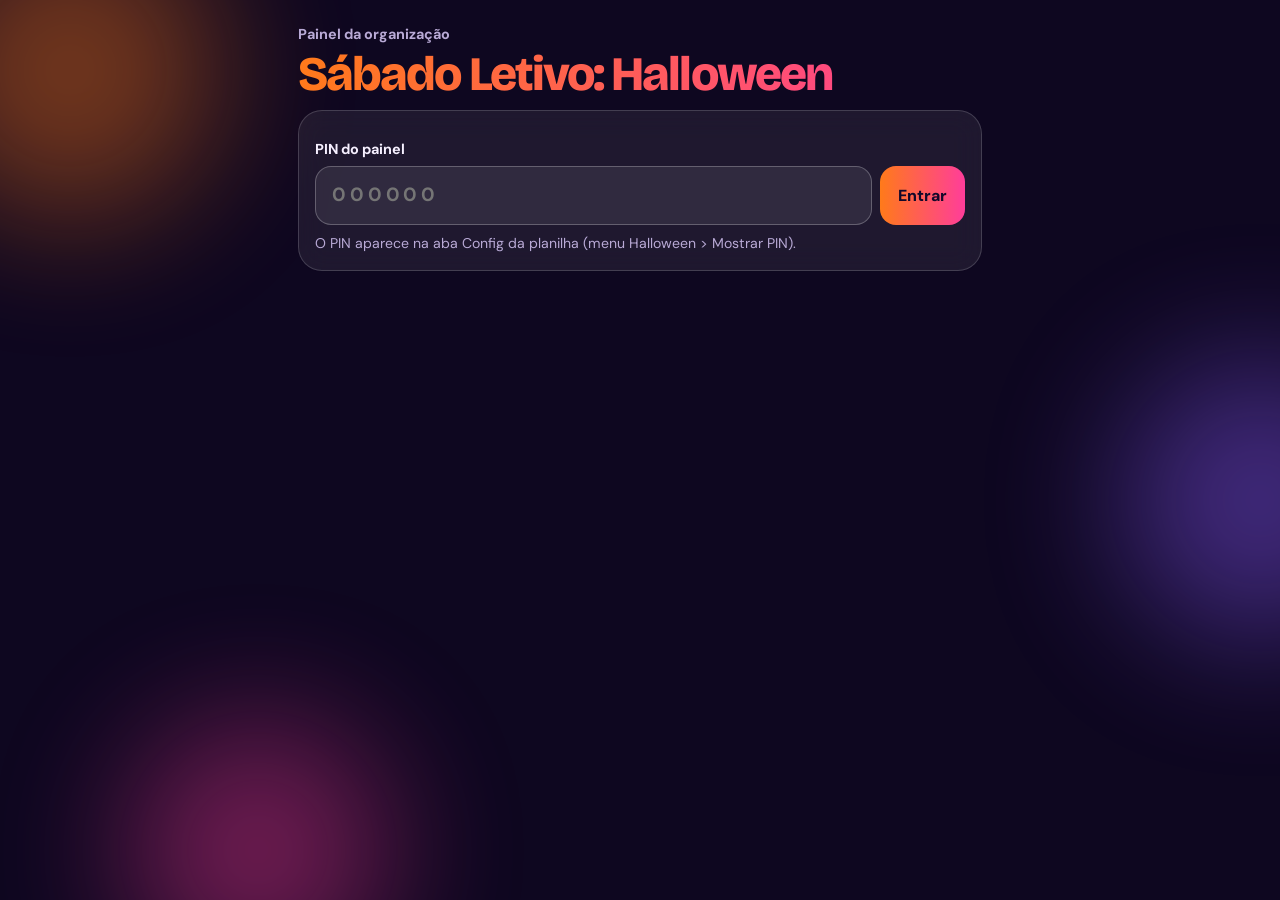
<file: painel.html>
<!DOCTYPE html>
<html lang="pt-BR">
<head>
<meta charset="utf-8">
<meta name="viewport" content="width=device-width, initial-scale=1, viewport-fit=cover">
<meta name="robots" content="noindex">
<title>Painel · Sábado Letivo: Halloween</title>
<link rel="preconnect" href="https://fonts.googleapis.com">
<link href="https://fonts.googleapis.com/css2?family=Bricolage+Grotesque:opsz,wght@12..96,500;12..96,800&family=DM+Sans:wght@400;500;700&display=swap" rel="stylesheet">
<link rel="stylesheet" href="shared.css">
<style>
.seg{display:flex;padding:5px;gap:4px;border-radius:99px;background:#1a0f33;border:1px solid #ffffff2a;margin:14px 0 8px}
.seg button{flex:1;font:inherit;font-weight:700;font-size:.85rem;color:var(--mut);background:none;border:0;border-radius:99px;padding:10px 4px;cursor:pointer}
.seg button[aria-selected=true]{background:linear-gradient(90deg,var(--lar),var(--rosa));color:#12082a}
.box{padding:16px;margin-top:12px}
.box h3{font-size:1.2rem;margin-bottom:8px}
.lab{display:block;font-weight:700;font-size:.9rem;margin:12px 0 6px}
.tg{display:block;width:100%;margin-top:8px;text-align:left;background:#ffffff14;color:var(--tx);border:1.5px solid #ffffff40}
.tg.on{background:#c6ff3d22;border-color:var(--lima)}
.row{padding:10px 0;border-bottom:1px solid #ffffff1f;font-size:.92rem}
.row:last-child{border-bottom:0}.row small{color:var(--mut)}
.pill{display:inline-block;padding:2px 10px;border-radius:99px;background:#00000050;font-size:.78rem;font-weight:700;margin-right:6px}
.rank{display:flex;gap:10px;align-items:baseline;padding:8px 0;border-bottom:1px solid #ffffff1f}
.rank b.n{width:2.2em;flex:none}
.rank .p{margin-left:auto;font-weight:800;white-space:nowrap}
.warn{color:#ffd54a;font-size:.8rem;font-weight:700}
.row .foto{max-height:110px;width:auto;max-width:100%;border-radius:10px;margin-top:6px;display:block}
.row .semfoto{color:#ffd54a;font-size:.8rem;font-weight:700;margin-top:4px}
.acts{display:flex;gap:8px;flex-wrap:wrap;margin-top:8px}
.acts .btn{padding:8px 12px;font-size:.82rem;width:auto}
/* telão */
#rev{position:fixed;inset:0;z-index:100;background:radial-gradient(circle at 50% 30%,#2b1263,#0e0720 70%);display:flex;flex-direction:column;align-items:center;justify-content:center;text-align:center;padding:24px;overflow:hidden;cursor:pointer}
#rev[hidden]{display:none}
#cv{position:absolute;inset:0;pointer-events:none;z-index:3}
.stage{position:relative;z-index:2;max-width:1000px;width:100%}
.hg{font-family:"Bricolage Grotesque",sans-serif;font-weight:800;line-height:1;background:linear-gradient(100deg,var(--lar),var(--rosa),var(--rox),var(--lima),var(--lar));background-size:300% 100%;-webkit-background-clip:text;background-clip:text;color:transparent;animation:flow 6s linear infinite}
.t1{font-size:clamp(2.2rem,7vw,5rem)}.t2{font-size:clamp(1.6rem,4.5vw,3.2rem)}
.qm{font-family:"Bricolage Grotesque",sans-serif;font-weight:800;font-size:clamp(6rem,26vw,16rem);line-height:1;color:var(--lima);text-shadow:0 0 40px var(--lima),0 0 90px var(--rosa);animation:pulso .9s ease-in-out infinite}
@keyframes pulso{50%{transform:scale(1.14);opacity:.7}}
@keyframes pop{0%{transform:scale(.3) rotate(-6deg);opacity:0}70%{transform:scale(1.08) rotate(1deg);opacity:1}100%{transform:scale(1)}}
.win{animation:pop .7s cubic-bezier(.2,1.4,.4,1) both}
.medal{font-size:clamp(4rem,16vw,9rem);line-height:1;filter:drop-shadow(0 0 30px #ffd54a)}
.lug{font-weight:800;letter-spacing:.2em;color:var(--lima);font-size:clamp(1rem,3vw,1.6rem);margin:6px 0 10px}
.wn{font-size:clamp(2.2rem,8vw,5.5rem)}
.wp{font-size:clamp(1.1rem,3.2vw,2rem);color:#f6f0ff;margin-top:12px}
.wpt{color:var(--mut);margin-top:8px;font-size:clamp(.9rem,2.4vw,1.3rem)}
.wimg{max-height:36vh;max-width:90%;border-radius:16px;margin-top:14px;box-shadow:0 0 40px #ff3d9a88}
.podio{display:flex;gap:14px;justify-content:center;align-items:flex-end;margin-top:22px}
.podio>div{flex:1;max-width:260px;padding:14px 10px;border-radius:20px;background:#ffffff14;border:1.5px solid #ffffff40}
.podio .m{font-size:2.4rem}.podio b{display:block;font-size:clamp(1rem,2.6vw,1.5rem)}.podio small{color:var(--mut)}
.rctl{position:absolute;bottom:16px;left:0;right:0;z-index:5;display:flex;justify-content:center;gap:10px}
.rcl{position:absolute;top:12px;left:12px;z-index:5}
.rctl .btn,.rcl .btn{opacity:.85}
</style>
</head>
<body>
<div class="blob b1"></div><div class="blob b2"></div><div class="blob b3"></div>
<div class="wrap">
<div class="top">Painel da organização</div>
<h1 class="ttl">Sábado Letivo: Halloween</h1>
<div id="app"></div>
</div>

<div id="rev" hidden>
  <canvas id="cv"></canvas>
  <div class="rcl"><button class="btn ghost" id="rfechar">✕ Fechar telão</button></div>
  <div class="stage" id="stage"></div>
  <div class="rctl"><button class="btn" id="rnext">Começar</button><button class="btn ghost" id="rmute" aria-label="Som">🔊</button></div>
</div>

<script src="shared.js"></script>
<script>
var CATS={cartaz:"Melhor cartaz ou ilustração",individual:"Fantasia individual",grupo:"Fantasia em grupo"};
var CAMPOS={
  individual:[["nomes","Nome do estudante (ex.: Ana C.)"],["titulo","Personagem (ex.: Gru, Meu Malvado Favorito)"],["turma","Turma (ex.: ADM5)"]],
  grupo:[["nomes","Integrantes (ex.: Ana C., Leo P., Bia D.)"],["titulo","Personagem ou tema do grupo"],["turma","Turma(s)"]],
  cartaz:[["titulo","Título do cartaz (nome do filme)"],["nomes","Autores (ex.: Ana C., Leo P.)"],["turma","Turma"]]
};
var PIN="";try{PIN=sessionStorage.getItem("hw_pin")||""}catch(e){}
var TAB="resumo",TIPO="individual",ST=null,TURMAS=[],PART=[],PL=null,PLC="cartaz",MSG="",OK="",BUSY=false;

function el(i){return document.getElementById(i)}
function adm(a,d){var o={pin:PIN};for(var k in d)o[k]=d[k];return api(a,o,{tries:3})}

/* ---------- entrada ---------- */
function loginHtml(){
  return '<div class="glass box"><label class="lab" for="pin">PIN do painel</label><div class="ins-row"><input id="pin" class="in" inputmode="numeric" autocomplete="off" placeholder="000000"><button class="btn" id="go">Entrar</button></div>'+
  (MSG?'<div class="msg err">'+esc(MSG)+'</div>':'')+'<p class="ins-h">O PIN aparece na aba Config da planilha (menu Halloween &gt; Mostrar PIN).</p></div>';
}
function entrar(p){
  PIN=String(p||"").trim();
  if(!PIN){MSG="Digite o PIN.";render();return}
  el("app").innerHTML='<div class="glass box">Conferindo…</div>';
  adm("admin_ping").then(function(j){
    if(!j.ok){MSG=j.erro||"PIN incorreto";PIN="";render();return}
    try{sessionStorage.setItem("hw_pin",PIN)}catch(e){}
    MSG="";carrega();
  }).catch(function(){MSG="Sem conexão com a planilha.";PIN="";render()});
}
function carrega(){
  Promise.all([adm("admin_status"),adm("admin_alunos"),adm("admin_participantes")]).then(function(r){
    if(r[0].erro){MSG=r[0].erro;PIN="";render();return}
    ST=r[0];PART=(r[2].lista||[]);
    var t={};(r[1].alunos||[]).forEach(function(a){t[a.turma]=1});TURMAS=Object.keys(t).sort();
    render();
  }).catch(function(){MSG="Não consegui carregar. Tente de novo.";render()});
}

/* ---------- telas ---------- */
function render(){
  var app=el("app");
  if(!PIN||!ST){app.innerHTML=loginHtml();return}
  var tabs=[["resumo","Resumo"],["cadastro","Cadastro"],["placar","Placar"],["telao","Telão"]];
  app.innerHTML='<div class="seg" role="tablist">'+tabs.map(function(t){return '<button role="tab" data-tab="'+t[0]+'" aria-selected="'+(TAB===t[0])+'">'+t[1]+'</button>'}).join("")+'</div>'+
    (MSG?'<div class="msg err">'+esc(MSG)+'</div>':'')+(OK?'<div class="msg ok">'+OK+'</div>':'')+'<div id="tab"></div>';
  ({resumo:resumo,cadastro:cadastro,placar:placar,telao:telao})[TAB]();
}

function resumo(){
  var c=ST.cfg,h='';
  var itens=[["inscricoes","Inscrições"],["voto_cartaz","Votação: cartaz"],["voto_individual","Votação: fantasia individual"],["voto_grupo","Votação: fantasia em grupo"],["cadastro_fantasia","Cadastro de fantasias pelos alunos"]];
  h+='<div class="glass box"><h3>Abrir e fechar</h3>'+itens.map(function(i){
    var on=c[i[0]];
    return '<button class="btn tg'+(on?' on':'')+'" data-k="'+i[0]+'" data-v="'+(on?"FECHADA":"ABERTA")+'"'+(BUSY?' disabled':'')+'>'+(on?'🟢 ':'🔒 ')+i[1]+': <b>'+(on?'ABERTA':'FECHADA')+'</b> <small>· toque para '+(on?'fechar':'abrir')+'</small></button>';}).join("")+'</div>';
  h+='<div class="glass box"><h3>Números</h3><div class="meta"><span>'+ST.alunos+' alunos com código</span><span>sem bloco 1: '+ST.semBloco1+'</span><span>sem bloco 2: '+ST.semBloco2+'</span><span>não vem: '+(ST.naoVem||0)+'</span></div>'+
    '<div class="meta"><span>cadastrados: '+ST.participantes.individual+' individuais</span><span>'+ST.participantes.grupo+' grupos</span><span>'+ST.participantes.cartaz+' cartazes</span></div>'+
    '<div class="meta"><span>votantes: '+ST.votantes.cartaz+' no cartaz</span><span>'+ST.votantes.individual+' na individual</span><span>'+ST.votantes.grupo+' no grupo</span></div></div>';
  h+='<div class="glass box"><h3>Vagas por oficina</h3>'+ST.oficinas.map(function(o){
    return '<div class="row"><span class="pill">Bloco '+o.bloco+'</span><b>'+esc(o.nome)+'</b><br><small>'+esc(o.sala)+' · '+o.ocupadas+(o.vagas===null?' inscritos (sem limite)':' de '+o.vagas+' vagas')+'</small></div>';}).join("")+'</div>';
  h+='<button class="btn ghost" id="atu" style="margin-top:14px">Atualizar números</button>';
  el("tab").innerHTML=h;
}

function cadastro(){
  var f=CAMPOS[TIPO];
  var h='<div class="glass box"><h3>Cadastrar participante</h3><label class="lab" for="tp">Tipo</label><select id="tp" class="in">'+
    ["individual","grupo","cartaz"].map(function(t){return '<option value="'+t+'"'+(t===TIPO?' selected':'')+'>'+{individual:"Fantasia individual",grupo:"Fantasia em grupo",cartaz:"Cartaz ou ilustração"}[t]+'</option>'}).join("")+'</select>'+
    f.map(function(x){return '<label class="lab" for="f_'+x[0]+'">'+x[1]+'</label><input class="in txt" id="f_'+x[0]+'" data-f="'+x[0]+'" autocomplete="off"'+(x[0]==="turma"?' list="turmas"':'')+'>'}).join("")+
    '<datalist id="turmas">'+TURMAS.map(function(t){return '<option value="'+esc(t)+'">'}).join("")+'</datalist>'+
    (TIPO==="cartaz"?'<label class="lab" for="f_foto">Foto do cartaz (opcional agora; dá para enviar depois)</label><input class="in" id="f_foto" type="file" accept="image/*">':'')+
    '<button class="btn" id="cad" style="margin-top:16px;width:100%"'+(BUSY?' disabled':'')+'>Cadastrar</button></div>';
  h+='<div class="glass box"><h3>Cadastrados ('+PART.length+')</h3>'+(PART.length?PART.slice().reverse().map(function(p){
    var ft=p.tipo==="cartaz"?(p.foto?imgTag(p.id,p.titulo,p.foto):'<div class="semfoto">sem foto</div>'):'';
    return '<div class="row"><span class="pill">nº '+p.id+'</span><span class="pill">'+p.tipo+'</span><b>'+esc(p.titulo)+'</b><br><small>'+esc(p.nomes)+(p.turma?' · '+esc(p.turma):'')+'</small>'+ft+
      '<div class="acts">'+(p.tipo==="cartaz"?'<button class="btn ghost" data-foto="'+p.id+'"'+(BUSY?' disabled':'')+'>📷 '+(p.foto?'Trocar':'Enviar')+' foto</button>':'')+
      '<button class="btn ghost" data-rem="'+p.id+'"'+(BUSY?' disabled':'')+'>Remover</button></div></div>';}).join(""):'<p class="ins-h">Nenhum ainda.</p>')+
    '<input type="file" id="fx" accept="image/*" hidden></div>';
  el("tab").innerHTML=h;
}

function placar(){
  var h='<div class="glass box"><h3>Placar (só você vê)</h3><select id="pc" class="in">'+Object.keys(CATS).map(function(c){return '<option value="'+c+'"'+(c===PLC?' selected':'')+'>'+CATS[c]+'</option>'}).join("")+'</select>'+
    '<button class="btn" id="ver" style="margin-top:12px;width:100%"'+(BUSY?' disabled':'')+'>Ver placar</button></div>';
  if(PL&&PL.ok){
    h+='<div class="glass box"><h3>'+CATS[PL.cat]+'</h3><p class="ins-h" style="margin:0 0 8px">'+PL.votantes+' pessoas votaram · 🥇 3 pts · 🥈 2 pts · 🥉 1 pt</p>'+
      (PL.ranking.length?PL.ranking.map(function(r,i){
        var emp=(PL.ranking[i+1]&&PL.ranking[i+1].pontos===r.pontos&&r.pontos>0)||(i>0&&PL.ranking[i-1].pontos===r.pontos&&r.pontos>0);
        return '<div class="rank"><b class="n">'+(i+1)+'º</b><div><b>'+esc(r.titulo)+'</b><br><small>'+esc(r.nomes)+(r.turma?' · '+esc(r.turma):'')+'</small>'+(emp?'<br><span class="warn">⚠ mesma pontuação que outro; desempate pelos 1º lugares</span>':'')+'</div><div class="p">'+r.pontos+' pts<br><small>🥇'+r.p1+' 🥈'+r.p2+' 🥉'+r.p3+'</small></div></div>';}).join(""):'<p class="ins-h">Ninguém cadastrado nesta categoria.</p>')+'</div>';
  }
  el("tab").innerHTML=h;
}

function telao(){
  el("tab").innerHTML='<div class="glass box"><h3>Telão de revelação</h3><p class="ins-h" style="margin:0 0 10px">Feche a votação da categoria antes. Conecte o projetor, abra o telão e avance com a tecla Espaço, com Enter ou tocando na tela.</p>'+
    '<select id="tc" class="in">'+Object.keys(CATS).map(function(c){return '<option value="'+c+'"'+(c===PLC?' selected':'')+'>'+CATS[c]+(ST.cfg["voto_"+c]?' (votação ainda ABERTA)':'')+'</option>'}).join("")+'</select>'+
    '<button class="btn" id="abrir" style="margin-top:12px;width:100%"'+(BUSY?' disabled':'')+'>Apurar e abrir telão</button></div>';
}

/* ---------- ações ---------- */
document.addEventListener("click",function(e){
  var t=e.target.closest("button");if(!t||e.target.closest("#rev"))return;
  if(t.id==="go")entrar(el("pin").value);
  else if(t.dataset.tab){TAB=t.dataset.tab;OK="";MSG="";render()}
  else if(t.dataset.k){
    BUSY=true;render();
    adm("admin_config",{chave:t.dataset.k,valor:t.dataset.v}).then(function(j){BUSY=false;if(j.ok){ST.cfg=j.cfg;OK="";MSG=""}else MSG=j.erro||"Erro";render()}).catch(function(){BUSY=false;MSG="Sem conexão.";render()});
  }
  else if(t.id==="atu"){OK="";carrega()}
  else if(t.id==="cad")cadastrar();
  else if(t.dataset.foto){FOTO_ID=t.dataset.foto;var fx=el("fx");fx.value="";fx.click()}
  else if(t.dataset.rem){
    var rid=t.dataset.rem;if(!confirm("Remover o participante nº "+rid+" da votação?"))return;
    BUSY=true;MSG="";OK="";render();
    adm("admin_remover",{id:rid}).then(function(j){
      BUSY=false;if(!j.ok){MSG=j.erro||"Erro";render();return}
      OK="Participante nº "+rid+" removido.";return adm("admin_participantes").then(function(r){PART=r.lista||[];return adm("admin_status")}).then(function(s){if(s&&s.cfg)ST=s;render()});
    }).catch(function(){BUSY=false;MSG="Sem conexão.";render()});
  }
  else if(t.id==="ver"){
    PLC=el("pc").value;BUSY=true;render();
    adm("admin_placar",{cat:PLC}).then(function(j){BUSY=false;PL=j;if(!j.ok)MSG=j.erro||"Erro";render()}).catch(function(){BUSY=false;MSG="Sem conexão.";render()});
  }
  else if(t.id==="abrir"){
    PLC=el("tc").value;BUSY=true;render();
    adm("admin_placar",{cat:PLC}).then(function(j){BUSY=false;render();if(!j.ok){MSG=j.erro||"Erro";render();return}abreTelao(j)}).catch(function(){BUSY=false;MSG="Sem conexão.";render()});
  }
});
document.addEventListener("change",function(e){if(e.target.id==="fx"&&e.target.files[0]){enviaFoto(FOTO_ID,e.target.files[0]);return}if(e.target.id==="tp"){TIPO=e.target.value;OK="";cadastro()}});
document.addEventListener("keydown",function(e){if(e.key==="Enter"&&e.target.id==="pin")entrar(e.target.value)});

function cadastrar(){
  var d={tipo:TIPO};document.querySelectorAll("[data-f]").forEach(function(i){d[i.dataset.f]=i.value});
  var arq=el("f_foto")&&el("f_foto").files[0]||null;
  BUSY=true;MSG="";OK="";cadastro();
  adm("admin_cadastrar",d).then(function(j){
    BUSY=false;
    if(j.ok){
      OK='Cadastrado: <b>nº '+j.id+'</b> · '+esc(j.titulo)+(j.tipo==="cartaz"&&!arq?'<br>Agora toque em <b>📷 Enviar foto</b> no cartaz, na lista abaixo.':'');
      return adm("admin_participantes").then(function(r){PART=r.lista||PART;ST.participantes[j.tipo]=(ST.participantes[j.tipo]||0)+1;render();if(arq&&j.tipo==="cartaz")enviaFoto(j.id,arq)});
    }
    MSG=j.erro||"Não foi possível cadastrar.";render();
  }).catch(function(){BUSY=false;MSG="Sem conexão. Nada foi cadastrado.";render()});
}

var FOTO_ID=0;
/* reduz a foto no próprio aparelho (máx. 1600 px, JPEG) antes de enviar */
function reduz(file,max,q){
  return new Promise(function(ok,fail){
    var u=URL.createObjectURL(file),im=new Image();
    im.onload=function(){
      var k=Math.min(1,max/Math.max(im.naturalWidth,im.naturalHeight)),c=document.createElement("canvas");
      c.width=Math.round(im.naturalWidth*k);c.height=Math.round(im.naturalHeight*k);
      var x=c.getContext("2d");x.fillStyle="#fff";x.fillRect(0,0,c.width,c.height);x.drawImage(im,0,0,c.width,c.height);
      URL.revokeObjectURL(u);
      var s=c.toDataURL("image/jpeg",q);ok(s.slice(s.indexOf(",")+1));
    };
    im.onerror=function(){URL.revokeObjectURL(u);fail(new Error("img"))};
    im.src=u;
  });
}
function enviaFoto(id,file){
  BUSY=true;MSG="";OK="Enviando a foto do cartaz nº "+id+"…";render();
  reduz(file,1600,.82).then(function(b64){
    return apiPost("admin_foto",{pin:PIN,id:id,mime:"image/jpeg",data:b64},{tries:3,onRetry:function(){OK="Servidor ocupado, tentando de novo…";render()}});
  }).then(function(j){
    BUSY=false;
    if(!j||!j.ok){OK="";MSG=(j&&j.erro)||"Não foi possível enviar a foto.";render();return}
    OK="Foto do cartaz nº "+id+" enviada ✓";
    return adm("admin_participantes").then(function(r){PART=r.lista||PART;render()});
  }).catch(function(){BUSY=false;OK="";MSG="Não consegui enviar a foto (sem conexão ou foto ilegível). Tente de novo.";render()});
}

/* ---------- telão de revelação ---------- */
var R=null,MUTE=false,AC=null,ANIM=0,TM=0;
var MED={1:"🥇",2:"🥈",3:"🥉"};
function ac(){if(!AC){try{AC=new (window.AudioContext||window.webkitAudioContext)()}catch(e){}}if(AC&&AC.state==="suspended")AC.resume();return AC}
function bip(f,t,d,tipo,v){var a=ac();if(!a||MUTE)return;var o=a.createOscillator(),g=a.createGain();o.type=tipo;o.frequency.setValueAtTime(f,t);g.gain.setValueAtTime(v,t);g.gain.exponentialRampToValueAtTime(.001,t+d);o.connect(g);g.connect(a.destination);o.start(t);o.stop(t+d+.02)}
function tambor(seg){var a=ac();if(!a||MUTE)return;var t=a.currentTime,n=Math.floor(seg*10);for(var i=0;i<n;i++){var k=i/n;bip(95-k*10,t+seg*(1-Math.pow(1-k,1.6)),.12,"triangle",.5+k*.4)}}
function fanfarra(grande){var a=ac();if(!a||MUTE)return;var t=a.currentTime,n=grande?[523,659,784,1047,784,1047,1319]:[523,659,784,1047];n.forEach(function(f,i){bip(f,t+i*.14,.5,"square",.18);bip(f/2,t+i*.14,.5,"sawtooth",.1)})}
function confete(qtd){
  var cv=el("cv"),x=cv.getContext("2d");cv.width=innerWidth;cv.height=innerHeight;
  var cols=["#ff7a1a","#ff3d9a","#8b5cff","#c6ff3d","#3de0ff","#ffd54a"],ps=[],i;
  for(i=0;i<qtd;i++)ps.push({x:Math.random()*cv.width,y:-20-Math.random()*cv.height*.7,vx:(Math.random()-.5)*4,vy:2+Math.random()*4,s:6+Math.random()*9,c:cols[i%cols.length],r:Math.random()*6,vr:(Math.random()-.5)*.3});
  cancelAnimationFrame(ANIM);var t0=performance.now();
  (function f(t){x.clearRect(0,0,cv.width,cv.height);ps.forEach(function(p){p.x+=p.vx;p.y+=p.vy;p.r+=p.vr;x.save();x.translate(p.x,p.y);x.rotate(p.r);x.fillStyle=p.c;x.fillRect(-p.s/2,-p.s/3,p.s,p.s/1.6);x.restore()});
    if(t-t0<6000)ANIM=requestAnimationFrame(f);else x.clearRect(0,0,cv.width,cv.height)})(t0);
}

function abreTelao(j){
  var rk=j.ranking.filter(function(r){return r.pontos>0}).slice(0,3);
  R={cat:j.cat,votantes:j.votantes,top:rk,places:[],i:-1,fase:"intro"};
  for(var p=Math.min(3,rk.length);p>=1;p--)R.places.push(p);
  el("rev").hidden=false;el("rnext").textContent="Começar";el("rnext").disabled=false;
  if(!rk.length){el("stage").innerHTML='<div class="hg t1">Ainda não há votos</div><p class="wp">Nenhum voto foi registrado em '+esc(CATS[j.cat])+'.</p>';R.fase="end";el("rnext").hidden=true;return}
  el("rnext").hidden=false;
  el("stage").innerHTML='<div class="hg t2">Sábado Letivo: Halloween</div><div class="hg t1" style="margin-top:14px">'+esc(CATS[j.cat])+'</div><p class="wp">Votação encerrada · '+j.votantes+' pessoas votaram</p><p class="wpt">Toque em Começar para conhecer os vencedores</p>';
}
function avanca(){
  if(!R||R.fase==="susp"||R.fase==="end")return;
  ac();
  if(R.fase==="show"&&R.i>=R.places.length-1){podio();return}
  R.i++;suspense(R.places[R.i]);
}
function suspense(p){
  R.fase="susp";el("rnext").disabled=true;
  var seg=p===1?7:4.2;
  el("stage").innerHTML='<div class="hg t2">'+(p===1?'E o grande vencedor é…':'Em '+p+'º lugar…')+'</div><div class="qm" aria-hidden="true">?</div>';
  tambor(seg);
  TM=setTimeout(function(){revela(p)},seg*1000);
}
function revela(p){
  var w=R.top[p-1];R.fase="show";fanfarra(p===1);confete(p===1?260:140);
  el("stage").innerHTML='<div class="win"><div class="medal">'+MED[p]+'</div><div class="lug">'+p+'º LUGAR</div><div class="hg wn">'+esc(w.titulo)+'</div><div class="wp">'+esc(w.nomes)+(w.turma?' · '+esc(w.turma):'')+'</div>'+
    (R.cat==="cartaz"?imgTag(w.id,w.titulo,w.foto).replace('class="foto"','class="wimg"'):'')+'<div class="wpt">'+w.pontos+' pontos</div></div>';
  var ultimo=R.i>=R.places.length-1;
  el("rnext").textContent=ultimo?"Ver o pódio":"Próximo";el("rnext").disabled=false;
}
function podio(){
  R.fase="end";fanfarra(true);confete(300);el("rnext").hidden=true;
  var ord=[2,1,3].filter(function(p){return R.top[p-1]});
  el("stage").innerHTML='<div class="hg t1">Parabéns!</div><p class="wp">'+esc(CATS[R.cat])+'</p><div class="podio">'+ord.map(function(p){var w=R.top[p-1];
    return '<div style="'+(p===1?'transform:translateY(-14px);border-color:#ffd54a':'')+'"><div class="m">'+MED[p]+'</div><b>'+esc(w.titulo)+'</b><small>'+esc(w.nomes)+(w.turma?' · '+esc(w.turma):'')+'</small></div>';}).join("")+'</div>';
}
function fechaTelao(){clearTimeout(TM);cancelAnimationFrame(ANIM);el("rev").hidden=true;R=null;var c=el("cv");c.getContext("2d").clearRect(0,0,c.width,c.height)}

el("rnext").addEventListener("click",function(e){e.stopPropagation();if(R&&R.fase==="intro"&&R.i===-1&&R.places.length){avanca()}else avanca()});
el("rfechar").addEventListener("click",function(e){e.stopPropagation();fechaTelao()});
el("rmute").addEventListener("click",function(e){e.stopPropagation();MUTE=!MUTE;this.textContent=MUTE?"🔇":"🔊"});
el("rev").addEventListener("click",function(){if(R&&R.fase!=="susp"&&!el("rnext").hidden&&!el("rnext").disabled)avanca()});
document.addEventListener("keydown",function(e){
  if(el("rev").hidden)return;
  if(e.key==="Escape")fechaTelao();
  else if(e.key===" "||e.key==="Enter"||e.key==="ArrowRight"){e.preventDefault();if(!el("rnext").hidden&&!el("rnext").disabled)avanca()}
});

if(PIN)entrar(PIN);else render();
</script>
</body>
</html>
</file>
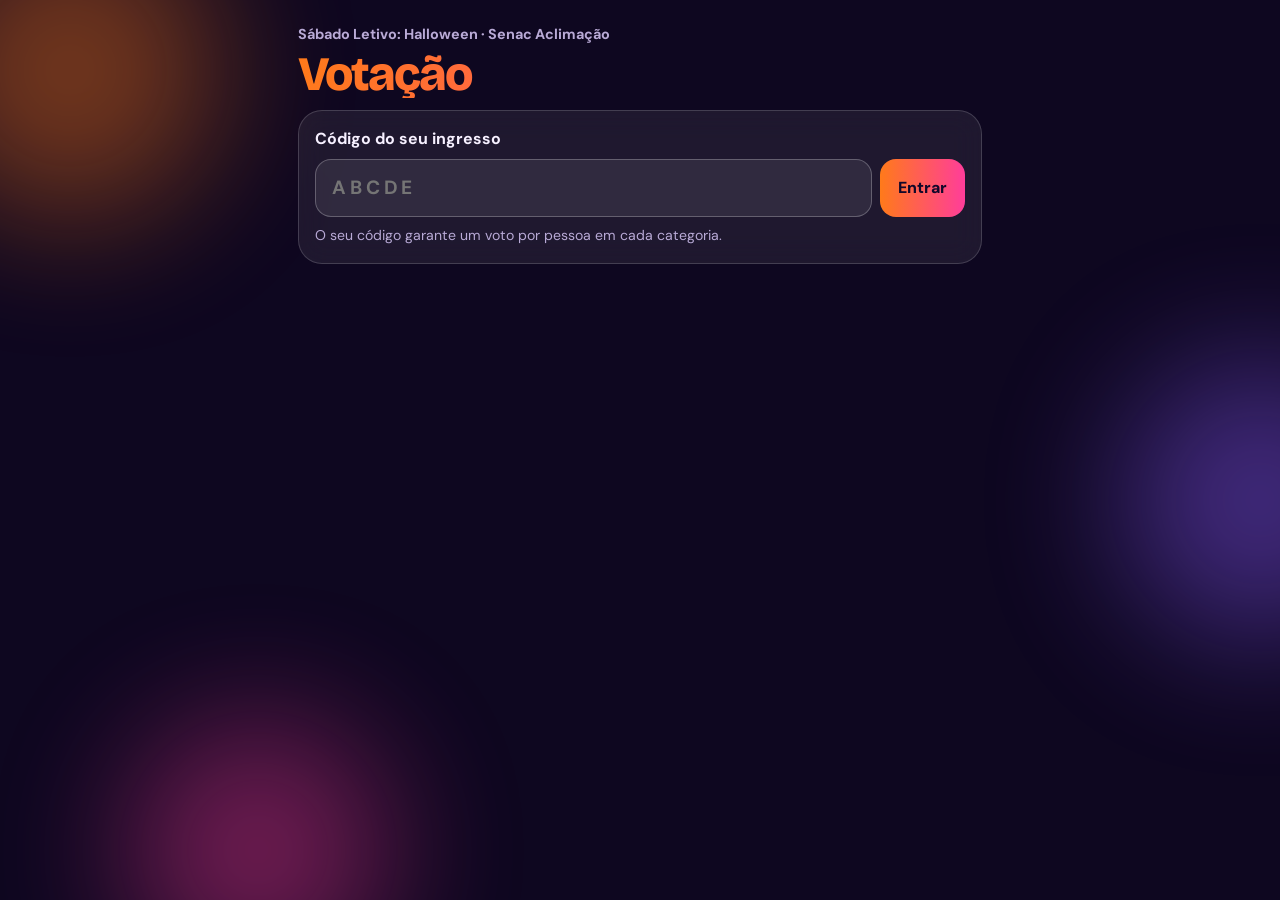
<file: votacao.html>
<!DOCTYPE html>
<html lang="pt-BR">
<head>
<meta charset="utf-8">
<meta name="viewport" content="width=device-width, initial-scale=1, viewport-fit=cover">
<title>Votação · Sábado Letivo: Halloween</title>
<link rel="preconnect" href="https://fonts.googleapis.com">
<link href="https://fonts.googleapis.com/css2?family=Bricolage+Grotesque:opsz,wght@12..96,500;12..96,800&family=DM+Sans:wght@400;500;700&display=swap" rel="stylesheet">
<link rel="stylesheet" href="shared.css">
<style>
.seg{display:flex;padding:5px;gap:4px;border-radius:99px;background:#1a0f33;border:1px solid #ffffff2a;margin:14px 0 4px}
.seg button{flex:1;font:inherit;font-weight:700;font-size:.82rem;color:var(--mut);background:none;border:0;border-radius:99px;padding:10px 4px;cursor:pointer}
.seg button[aria-selected=true]{background:linear-gradient(90deg,var(--lar),var(--rosa));color:#12082a}
.opt{padding:16px}
.opt.sel{box-shadow:0 0 0 2px var(--c),0 18px 50px -20px var(--c)}
.pos{min-height:1.3em;font-weight:800;color:var(--lima);font-size:.9rem}
.rk-row{display:flex;gap:8px;margin-top:10px}
.rk{flex:1;font:inherit;font-weight:800;font-size:1.05rem;padding:11px 4px;border-radius:14px;border:2px solid #ffffff40;background:transparent;color:var(--tx);cursor:pointer}
.rk[aria-pressed=true]{background:var(--c);border-color:var(--c);color:#12082a}
.imgw{cursor:zoom-in}
.bar{position:fixed;left:0;right:0;bottom:0;z-index:20;padding:10px 16px calc(10px + env(safe-area-inset-bottom,0px));background:#150a33f7;border-top:1px solid #ffffff30;box-shadow:0 -10px 40px #000a}
.bar-in{max-width:720px;margin:0 auto}
.slots{display:grid;grid-template-columns:repeat(3,1fr);gap:6px;font-size:.85rem}
.slots span{white-space:nowrap;overflow:hidden;text-overflow:ellipsis}
.bmsg{min-height:1.3em;margin:4px 0 8px;font-size:.85rem;color:var(--mut)}
.bmsg.err{color:#ff8fc1;font-weight:700}
.bar .btn{width:100%}
#lb{position:fixed;inset:0;z-index:50;background:#000d;display:grid;place-items:center;padding:12px;cursor:zoom-out}
#lb[hidden]{display:none}
#lb img{max-width:100%;max-height:100%;border-radius:12px}
.done{font-size:2.4rem}
.big-ok{--c:#c6ff3d}
</style>
</head>
<body>
<div class="blob b1"></div><div class="blob b2"></div><div class="blob b3"></div>
<div class="wrap">
<div class="top">Sábado Letivo: Halloween · Senac Aclimação</div>
<h1 class="ttl">Votação</h1>
<div id="app"></div>
</div>
<div class="bar" id="bar" hidden></div>
<div id="lb" hidden></div>
<script src="shared.js"></script>
<script>
var CATS={
  cartaz:{e:"🎨",n:"Cartaz",c:"#ffc93c",t:"Melhor cartaz ou ilustração"},
  individual:{e:"👗",n:"Individual",c:"#ff7a1a",t:"Fantasia individual"},
  grupo:{e:"🧟",n:"Em grupo",c:"#ff3d9a",t:"Fantasia em grupo"}
};
var MED=["🥇","🥈","🥉"], ORD=["1º lugar","2º lugar","3º lugar"];
var S=null,cat=null,L={},P={},T={},EDIT={},Q="",MSG="";

function el(i){return document.getElementById(i)}
function key(p,c){return "hw_"+p+"_"+S.codigo+"_"+c}
function ld(k){try{return JSON.parse(localStorage.getItem(k)||"null")}catch(e){return null}}
function sv(k,v){try{localStorage.setItem(k,JSON.stringify(v))}catch(e){}}
function aberta(c){return !!(S&&S.cfg["voto_"+c])}
function enviado(c){return ld(key("s",c))}
function st(c){return T[c]||(T[c]={s:"idle",m:""})}
function nomeDe(c,id){var x=(L[c]||[]).filter(function(i){return i.id===id})[0];return x?x.titulo:"—"}

/* ---------- entrada com código ---------- */
function loginForm(){
  return '<div class="glass ins-box"><label for="cod" class="ins-l">Código do seu ingresso</label>'+
  '<div class="ins-row"><input id="cod" class="in" maxlength="8" autocomplete="off" autocapitalize="characters" placeholder="ABCDE">'+
  '<button class="btn" id="go">Entrar</button></div>'+(MSG?'<div class="msg err">'+esc(MSG)+'</div>':'')+
  '<p class="ins-h">O seu código garante um voto por pessoa em cada categoria.</p></div>';
}
function entrar(c){
  c=(c||"").trim(); if(!c){MSG="Digite o código do ingresso.";render();return}
  el("app").innerHTML='<div class="glass ins-box">Procurando seu código…</div>';
  api("login",{c:c}).then(function(j){
    if(j.erro){MSG=j.erro;S=null;clearCode();render();return}
    setCode(j.codigo);S=j;MSG="";
    var cs=Object.keys(CATS);
    cat=cs.filter(function(k){return aberta(k)&&!enviado(k)})[0]||cs.filter(aberta)[0]||"cartaz";
    render();
  }).catch(function(){MSG="Sem conexão. Tente de novo.";S=null;render()});
}

/* ---------- telas ---------- */
function render(){
  var app=el("app");
  if(!S){app.innerHTML=loginForm();barra();return}
  var h='<div class="glass ins-box"><div class="ins-who"><div><b>Olá, '+esc(S.nome)+'</b><br><span class="ins-s">Turma '+esc(S.turma)+'</span></div><button class="btn ghost" id="sair">Sair</button></div></div>';
  h+='<div class="seg" role="tablist" aria-label="Categorias">'+Object.keys(CATS).map(function(c){
    return '<button role="tab" data-cat="'+c+'" aria-selected="'+(c===cat)+'">'+CATS[c].e+' '+CATS[c].n+' '+(aberta(c)?(enviado(c)?'✓':'●'):'🔒')+'</button>';}).join("")+'</div><div id="body"></div>';
  app.innerHTML=h;corpo();
}

function corpo(){
  var b=el("body"),c=cat,C=CATS[c];
  if(!b)return;
  if(!aberta(c)){
    b.innerHTML='<div class="msg">A votação de <b>'+C.t+'</b> não está aberta agora. Quando abrir, ela aparece aqui sozinha.</div><button class="btn ghost" id="chk">Verificar agora</button>';
    barra();return;
  }
  var sd=enviado(c);
  if(sd&&!EDIT[c]){
    b.innerHTML='<div class="card big-ok" style="--c:#c6ff3d"><div class="done" aria-hidden="true">✅</div><h3>Voto registrado</h3><p>Recebemos o seu voto às '+esc(sd.r)+'.</p>'+
      sd.n.map(function(m,i){return '<p>'+MED[i]+' <b>'+esc(m)+'</b></p>'}).join("")+'</div>'+
      '<p class="ins-h">Mudou de ideia? Enviar de novo troca o seu voto, enquanto a votação estiver aberta. Você também pode votar nas outras categorias nas abas acima.</p>'+
      '<button class="btn ghost" id="mud" style="margin-top:10px">Mudar meu voto</button>';
    barra();return;
  }
  if(!L[c]){b.innerHTML='<div class="msg">Carregando a lista…</div>';barra();carregar(c);return}
  if(!L[c].length){b.innerHTML='<div class="msg">Ainda não há participantes cadastrados nesta categoria.</div><button class="btn ghost" id="rec">Atualizar lista</button>';barra();return}
  var h='<p class="sub">Escolha até 3: 🥇 vale 3 pontos, 🥈 vale 2 e 🥉 vale 1. Toque em uma medalha para escolher; toque de novo para tirar.</p>';
  if(L[c].length>8)h+='<input class="in txt" id="q" placeholder="Buscar por nome, personagem ou turma" value="'+esc(Q)+'" style="margin-bottom:6px">';
  h+='<div id="lst"></div><button class="btn ghost" id="rec" style="margin-top:16px">Atualizar lista</button>';
  b.innerHTML=h;lista();
}

function carregar(c){
  api("lista",{c:S.codigo,cat:c},{tries:4}).then(function(j){
    if(j.erro){
      if(j.fechada){S.cfg["voto_"+c]=false;render();return}
      el("body")&&(el("body").innerHTML='<div class="msg err">'+esc(j.erro)+'</div><button class="btn ghost" id="rec">Tentar de novo</button>');return;
    }
    L[c]=j.lista;
    var ids=j.lista.map(function(x){return x.id}),base=EDIT[c]&&enviado(c)?enviado(c).p:(ld(key("d",c))||[]);
    var p=[null,null,null];base.forEach(function(id,i){if(i<3&&ids.indexOf(id)>=0)p[i]=id});
    P[c]=p;if(c===cat)corpo();
  }).catch(function(){
    el("body")&&(el("body").innerHTML='<div class="msg err">Sem conexão para carregar a lista.</div><button class="btn ghost" id="rec">Tentar de novo</button>');
  });
}

function lista(){
  var c=cat,C=CATS[c],q=Q.toLowerCase(),h="";
  L[c].filter(function(x){return !q||(x.titulo+" "+x.nomes+" "+x.turma).toLowerCase().indexOf(q)>=0}).forEach(function(x){
    h+='<article class="card opt" data-id="'+x.id+'" style="--c:'+C.c+'"><div class="pos"></div>'+
      (c==="cartaz"?'<div class="imgw">'+imgTag(x.id,x.titulo,x.foto)+'</div>':'')+
      '<h3>'+esc(x.titulo)+'</h3><p>'+esc(x.nomes)+(x.turma?' · '+esc(x.turma):'')+'</p>'+
      '<div class="rk-row">'+MED.map(function(m,i){return '<button class="rk" data-r="'+i+'" data-id="'+x.id+'" aria-label="'+ORD[i]+'" aria-pressed="false">'+m+'</button>'}).join("")+'</div></article>';
  });
  el("lst").innerHTML=h||'<div class="msg">Nada encontrado para essa busca.</div>';
  pinta();
}

function pinta(){
  var p=P[cat]||[null,null,null];
  document.querySelectorAll("#lst .opt").forEach(function(a){
    var id=+a.dataset.id,r=p.indexOf(id);
    a.classList.toggle("sel",r>=0);
    a.querySelectorAll(".rk").forEach(function(k){k.setAttribute("aria-pressed",String(p[+k.dataset.r]===id))});
    a.querySelector(".pos").textContent=r>=0?MED[r]+" "+ORD[r]:"";
  });
  barra();
}

function escolhe(id,r){
  var c=cat,p=P[c]||(P[c]=[null,null,null]);
  if(p[r]===id)p[r]=null;
  else{var i=p.indexOf(id);if(i>=0)p[i]=null;p[r]=id}
  sv(key("d",c),p);
  var t=st(c);if(t.s==="error"||t.s==="closed"){t.s="idle";t.m=""}
  pinta();
}

/* ---------- barra de envio ---------- */
function barra(){
  var b=el("bar");
  if(!S||!cat||!aberta(cat)||!L[cat]||!L[cat].length||(enviado(cat)&&!EDIT[cat])){b.hidden=true;return}
  var c=cat,p=P[c]||[null,null,null],t=st(c);
  var any=p.some(function(x){return x!=null});
  var gap=(p[0]==null&&(p[1]!=null||p[2]!=null))||(p[1]==null&&p[2]!=null);
  var ocupado=t.s==="sending";
  var msg=t.m||(gap?"Preencha em ordem: 🥇 primeiro, depois 🥈 e 🥉.":!any?"Toque em 🥇, 🥈 ou 🥉 em um participante.":p[2]==null?"Você ainda pode escolher outros lugares.":"");
  var err=t.s==="error"||t.s==="closed"||gap;
  b.hidden=false;
  b.innerHTML='<div class="bar-in"><div class="slots">'+p.map(function(id,i){return '<span>'+MED[i]+' <b>'+esc(id==null?"—":nomeDe(c,id))+'</b></span>'}).join("")+'</div>'+
    '<div class="bmsg'+(err?' err':'')+'" aria-live="polite">'+esc(msg)+'</div>'+
    '<button class="btn" id="env"'+((!any||gap||ocupado||t.s==="closed")?' disabled':'')+'>'+(ocupado?'Enviando…':t.s==="error"?'Tentar de novo':'Enviar meu voto')+'</button></div>';
}

/* ---------- envio ---------- */
function enviar(){
  var c=cat,p=(P[c]||[]).filter(function(x){return x!=null}),t=st(c);
  if(!p.length||t.s==="sending")return;
  t.s="sending";t.m="Enviando seu voto… não feche esta página.";barra();
  var nomes=p.map(function(id){return nomeDe(c,id)});
  setTimeout(function(){ /* espalha os envios em até 5 s para não sobrecarregar o servidor */
    api("votar",{c:S.codigo,cat:c,p:p},{tries:6,onRetry:function(){t.m="Conexão instável, tentando de novo…";if(c===cat)barra()}}).then(function(j){
      if(j.ok){
        sv(key("s",c),{p:p,n:nomes,r:j.recibo});EDIT[c]=false;t.s="done";t.m="";
        if(c===cat)render();return;
      }
      if(j.encerrada){
        t.s="closed";t.m="A votação desta categoria foi encerrada antes do seu voto chegar. Ele não foi contado.";S.cfg["voto_"+c]=false;
        if(c===cat)render();return;
      }
      if(/não existe mais/.test(j.erro||"")){L[c]=null;}
      t.s="error";t.m=j.erro||"Não foi possível enviar.";if(c===cat)barra();
    }).catch(function(){
      t.s="error";t.m="Sem conexão. Seu voto ainda NÃO foi enviado. Toque para tentar de novo.";if(c===cat)barra();
    });
  },Math.random()*5000);
}

/* ---------- eventos ---------- */
document.addEventListener("click",function(e){
  var t=e.target.closest("button"),w=e.target.closest(".imgw");
  if(w&&!t){var im=w.querySelector("img");if(im){el("lb").innerHTML='<img alt="" src="'+im.currentSrc+'">';el("lb").hidden=false}return}
  if(e.target.closest("#lb")){el("lb").hidden=true;return}
  if(!t)return;
  if(t.id==="go")entrar(el("cod").value);
  else if(t.id==="sair"){clearCode();S=null;L={};P={};T={};render()}
  else if(t.dataset.cat){cat=t.dataset.cat;Q="";render();if(!aberta(cat))checaCfg()}
  else if(t.classList.contains("rk"))escolhe(+t.dataset.id,+t.dataset.r);
  else if(t.id==="env")enviar();
  else if(t.id==="mud"){EDIT[cat]=true;L[cat]=null;corpo()}
  else if(t.id==="rec"){L[cat]=null;corpo()}
  else if(t.id==="chk")checaCfg(true);
});
document.addEventListener("input",function(e){if(e.target.id==="q"){Q=e.target.value;lista()}});
document.addEventListener("keydown",function(e){if(e.key==="Enter"&&e.target.id==="cod")entrar(e.target.value)});

/* verifica se alguma votação abriu ou fechou (consulta leve, só com a aba aberta) */
function checaCfg(manual){
  if(!S)return;
  api("cfg",{}).then(function(j){
    if(!j.ok)return;
    if(JSON.stringify(j.cfg)!==JSON.stringify(S.cfg)){S.cfg=j.cfg;render()}
    else if(manual){var b=el("body");if(b)b.insertAdjacentHTML("beforeend",'<p class="ins-h">Ainda não abriu. Fique de olho no telão.</p>')}
  }).catch(function(){});
}
setInterval(function(){if(S&&!document.hidden&&cat&&!aberta(cat))checaCfg()},45000);
document.addEventListener("visibilitychange",function(){if(!document.hidden&&S)checaCfg()});

var c0=getCode();
if(c0)entrar(c0);else render();
</script>
</body>
</html>
</file>
<file: shared.css>
/* shared.css — tema e componentes (votacao, painel e inscrição do index) */
:root{--bg:#0e0720;--card:#ffffff12;--tx:#f6f0ff;--mut:#b9aad6;--lar:#ff7a1a;--rosa:#ff3d9a;--rox:#8b5cff;--lima:#c6ff3d;--cia:#3de0ff;color-scheme:dark}
*,*::before,*::after{box-sizing:border-box}
body{margin:0;background:var(--bg);color:var(--tx);font:400 16px/1.5 "DM Sans",system-ui,sans-serif;overflow-x:hidden}
h1,h2,h3{font-family:"Bricolage Grotesque","DM Sans",sans-serif;margin:0;line-height:1.05}
.blob{position:fixed;border-radius:50%;filter:blur(70px);opacity:.42;z-index:0;pointer-events:none}
.b1{width:300px;height:300px;background:var(--lar);top:-80px;left:-80px}.b2{width:280px;height:280px;background:var(--rox);top:40%;right:-120px}.b3{width:260px;height:260px;background:var(--rosa);bottom:-80px;left:10%}
.wrap{position:relative;z-index:1;max-width:720px;margin:0 auto;padding:18px 18px 130px}
.ttl{font-weight:800;font-size:clamp(2rem,9vw,3rem);letter-spacing:-.04em;line-height:1;background:linear-gradient(100deg,var(--lar),var(--rosa),var(--rox),var(--lar));background-size:300% 100%;-webkit-background-clip:text;background-clip:text;color:transparent;animation:flow 8s linear infinite}
@keyframes flow{to{background-position:300% 0}}
.top{font-weight:700;color:var(--mut);font-size:.9rem;margin:6px 0 4px}
.sub{color:var(--mut);margin:6px 0 16px}
h2{font-size:2rem;font-weight:800;letter-spacing:-.03em;display:inline-block;background:linear-gradient(100deg,var(--lar),var(--rosa),var(--rox));-webkit-background-clip:text;background-clip:text;color:transparent}
.glass{background:var(--card);border:1px solid #ffffff2a;border-radius:24px;backdrop-filter:blur(14px);-webkit-backdrop-filter:blur(14px)}
.card{--c:var(--lar);position:relative;margin-top:14px;padding:18px;border-radius:26px;background:linear-gradient(160deg,color-mix(in srgb,var(--c) 28%,#0e0720),#1a0f33 65%);border:1.5px solid color-mix(in srgb,var(--c) 70%,transparent);box-shadow:0 18px 50px -26px var(--c);overflow:hidden}
.card h3{font-size:1.4rem;margin-bottom:4px}
.card p{margin:4px 0}
.meta{display:flex;flex-wrap:wrap;gap:6px;margin:10px 0}
.meta span{background:#00000050;border-radius:99px;padding:4px 12px;font-size:.85rem;font-weight:700}
.note{margin:10px 0 0;padding:8px 12px;border-radius:12px;background:#ffffff14;font-size:.88rem;font-weight:700}
.pick{font:inherit;font-weight:800;width:100%;margin-top:8px;padding:12px;border-radius:16px;border:2px solid var(--c);background:transparent;color:var(--tx);cursor:pointer}
.pick[aria-pressed=true]{background:var(--c);color:#12082a}
.pick:disabled{opacity:.45;cursor:default}
.go{display:block;text-align:center;text-decoration:none;font-weight:800;padding:14px;border-radius:16px;background:linear-gradient(90deg,var(--lar),var(--rosa));color:#12082a;margin-top:16px}
.pass{margin-top:10px;padding:18px 20px;border-radius:26px;background:linear-gradient(120deg,var(--lar),var(--rosa));color:#12082a}
.pass p{margin:6px 0;font-weight:700}.pass small{font-weight:500}
.in{font:inherit;width:100%;padding:14px 16px;border-radius:16px;border:1.5px solid #ffffff40;background:#ffffff14;color:var(--tx);letter-spacing:.2em;text-transform:uppercase;font-weight:700;font-size:1.2rem}
.in.txt{letter-spacing:0;text-transform:none;font-size:1rem;font-weight:500}
select.in{letter-spacing:0;text-transform:none;font-size:1rem;font-weight:500}option{color:#111}
.btn{font:inherit;font-weight:800;padding:13px 18px;border-radius:16px;border:0;cursor:pointer;background:linear-gradient(90deg,var(--lar),var(--rosa));color:#12082a}
.btn.ghost{background:transparent;color:var(--tx);border:1.5px solid #ffffff40}
.btn:disabled{opacity:.5;cursor:default}
.msg{margin:12px 0;padding:10px 14px;border-radius:14px;background:#ffffff14;font-weight:700}
.msg.err{background:#ff3d9a33;border:1px solid var(--rosa)}
.msg.ok{background:#c6ff3d22;border:1px solid var(--lima)}
.ins-box{padding:16px;margin-top:12px}
.ins-l{font-weight:700;display:block;margin-bottom:8px}
.ins-row{display:flex;gap:8px}.ins-row .in{flex:1;min-width:0}
.ins-who{display:flex;justify-content:space-between;align-items:center;gap:10px}
.ins-s{color:var(--mut);font-size:.9rem}
.ins-h{color:var(--mut);font-size:.88rem;margin:8px 0 0}
.ins-bl{font-size:1.3rem;margin:24px 0 2px}
.ins-top{display:flex;gap:12px;align-items:center}
.ins-top h3{font-size:1.2rem;margin:0}
.ins-e{display:grid;place-items:center;flex:none;width:48px;height:48px;border-radius:14px;background:color-mix(in srgb,var(--c) 38%,#0e0720);border:1.5px solid color-mix(in srgb,var(--c) 60%,transparent);font-size:1.6rem;line-height:1}
.foto{display:block;width:100%;max-height:380px;object-fit:contain;border-radius:14px;background:#00000040;margin:8px 0}
.semfoto{padding:26px 10px;text-align:center;color:var(--mut);border-radius:14px;border:1px dashed #ffffff40;margin:8px 0;font-size:.9rem}
@media(prefers-reduced-motion:reduce){*{animation:none!important;transition:none!important}}
</file>
